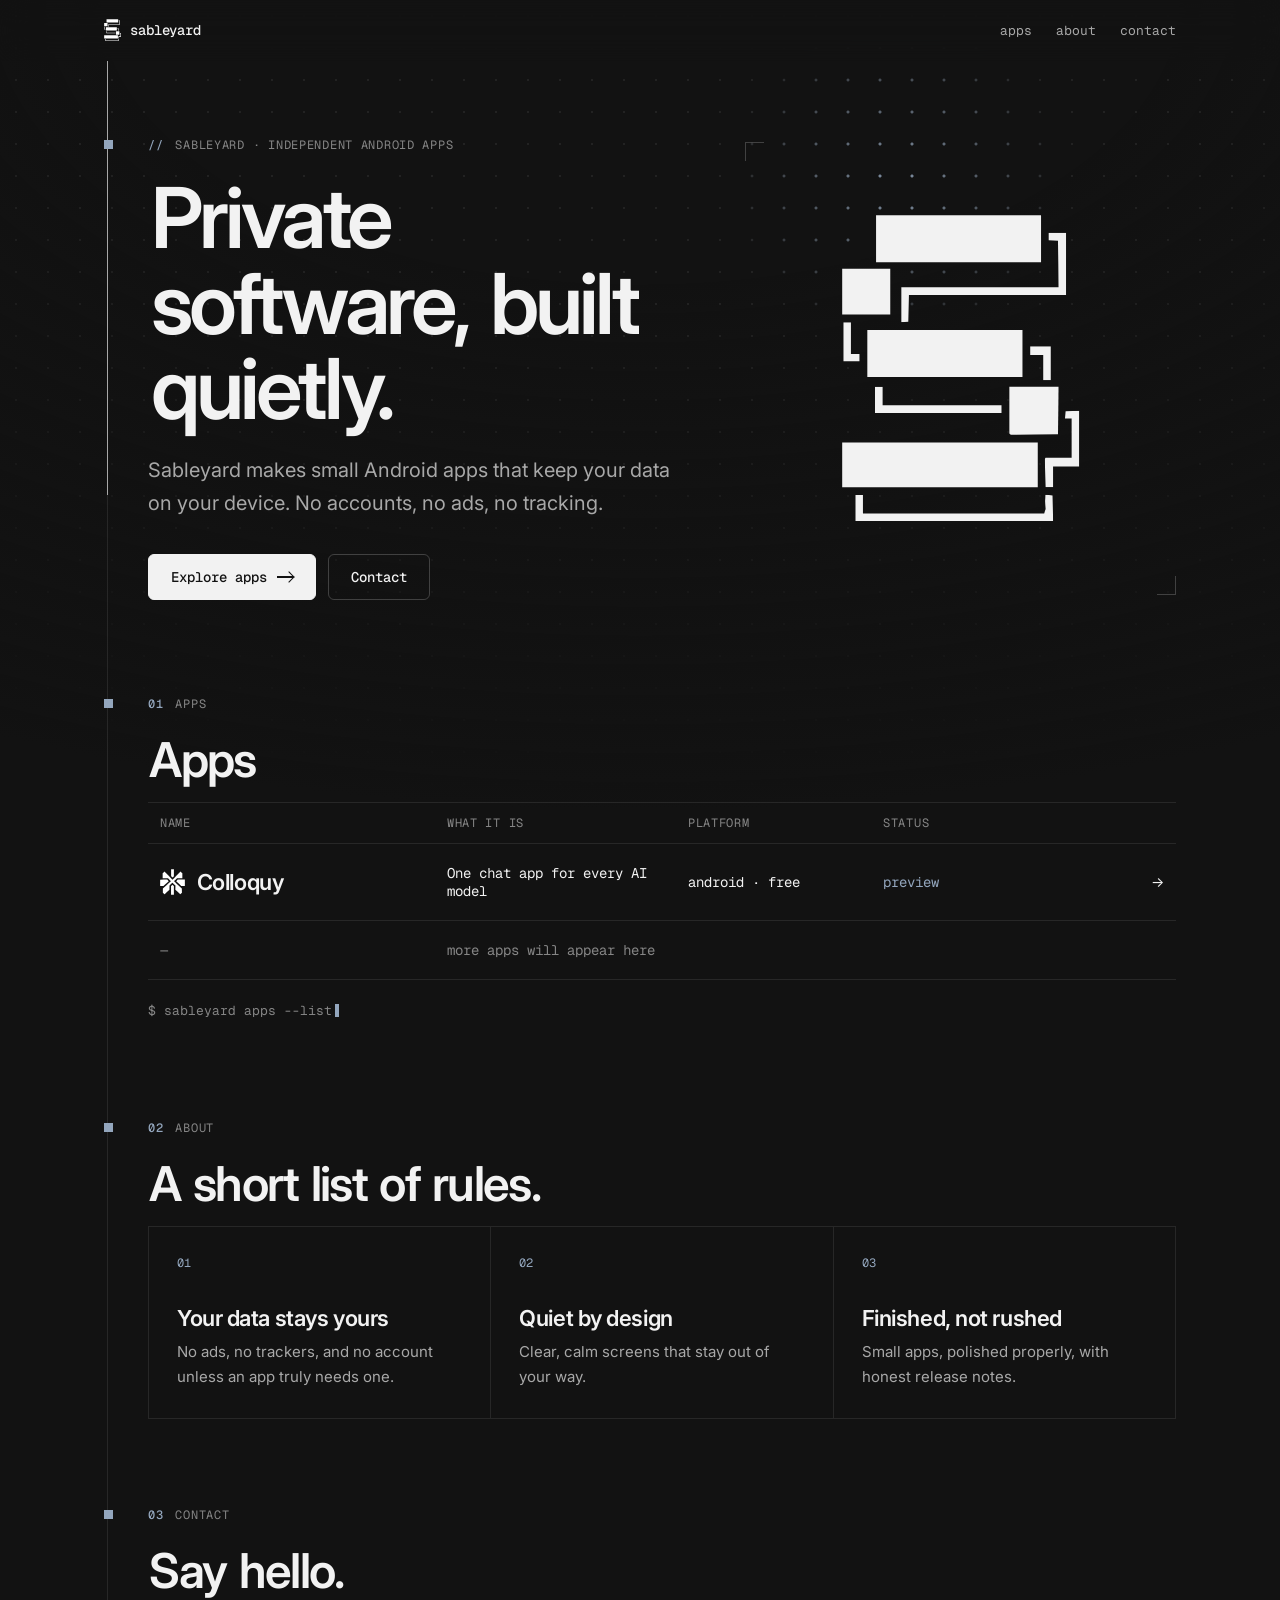
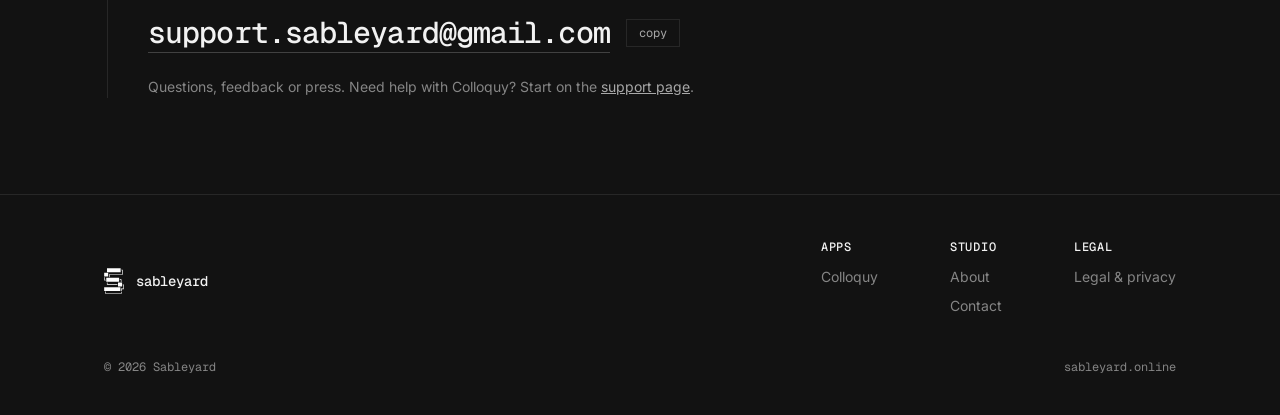
<file: index.html>
<!DOCTYPE html>
<html lang="en">
<head>
<meta charset="utf-8"><meta name="viewport" content="width=device-width, initial-scale=1"><meta name="color-scheme" content="dark"><meta name="theme-color" content="#121212"><script>document.documentElement.className="js"</script>
<title>Sableyard | Private software for Android</title>
<meta name="description" content="Sableyard makes small, private Android apps. First app: Colloquy, every AI model in one calm app.">
<link rel="canonical" href="https://sableyard.online/">
<meta property="og:type" content="website"><meta property="og:site_name" content="Sableyard"><meta property="og:title" content="Sableyard | Private software for Android"><meta property="og:description" content="Sableyard makes small, private Android apps. First app: Colloquy, every AI model in one calm app."><meta property="og:url" content="https://sableyard.online/"><meta property="og:image" content="https://sableyard.online/assets/og-home.png"><meta name="twitter:card" content="summary_large_image">
<link rel="icon" href="assets/favicon.svg" type="image/svg+xml"><link rel="icon" href="assets/favicon.ico" sizes="48x48"><link rel="apple-touch-icon" href="assets/apple-touch-icon.png"><link rel="manifest" href="assets/site.webmanifest">
<link rel="preload" href="assets/inter.woff2" as="font" type="font/woff2" crossorigin><link rel="preload" href="assets/geist-mono-400.woff2" as="font" type="font/woff2" crossorigin>
<link rel="stylesheet" href="assets/style.css">
<script type="application/ld+json">{"@context":"https://schema.org","@type":"Organization","name":"Sableyard","url":"https://sableyard.online/","email":"support.sableyard@gmail.com"}</script>
</head>
<body>
<a class="skip" href="#main">Skip to content</a>
<header class="site"><div class="wrap bar"><div class="path"><a href="./"><img src="assets/s-mark.svg" alt="" height="22"><span>sableyard</span></a></div><div class="end"><nav id="nav"><a href="#apps">apps</a><a href="#about">about</a><a href="#contact">contact</a></nav><button class="menu" type="button" aria-label="Menu" aria-expanded="false" aria-controls="nav"><i></i><i></i></button></div></div></header>
<div class="wrap">
<main id="main" class="rail">
<div class="hero">
  <div>
    <p class="mark reveal"><b>//</b> sableyard &middot; independent android apps</p>
    <h1 class="reveal">Private software, built quietly.</h1>
    <p class="lead reveal" style="--d:.1s">Sableyard makes small Android apps that keep your data on your device. No accounts, no ads, no tracking.</p>
    <div class="row reveal" style="--d:.16s"><a class="btn" href="#apps">Explore apps <span class="arw">&rarr;</span></a><a class="btn ghost" href="#contact">Contact</a></div>
  </div>
  <div class="hero-art"><svg class="smark" viewBox="151 112 221 284" fill="currentColor" fill-rule="evenodd" role="img" aria-label="Sableyard"><path class="b" style="--i:0" d="M259.5 157.0L184.0 157.0L184.0 135.5L184.0 114.0L259.5 114.0L335.0 114.0L335.0 135.5L335.0 157.0L259.5 157.0Z"/><path class="l" style="--i:1" d="M210.2 211.8L207.0 212.1L207.0 196.1L207.0 180.0L279.0 180.0L351.0 180.0L350.8 158.8L350.5 137.5L346.2 137.2L342.0 136.9L342.0 133.4L342.0 130.0L350.0 130.0L358.0 130.0L358.0 158.5L358.0 187.0L286.0 187.0L214.1 187.0L213.8 199.2L213.5 211.5L210.2 211.8Z"/><path class="q" style="--i:2" d="M175.0 205.0L153.0 205.0L153.0 184.0L153.0 163.0L175.0 163.0L197.0 163.0L197.0 184.0L197.0 205.0L175.0 205.0Z"/><path class="l" style="--i:3" d="M161.5 248.0L154.0 248.0L154.0 230.0L154.0 212.0L157.5 212.0L161.0 212.0L161.0 226.5L161.0 241.0L165.0 241.0L169.0 241.0L169.0 244.5L169.0 248.0L161.5 248.0Z"/><path class="b" style="--i:4" d="M247.0 262.0L176.0 262.0L176.0 240.5L176.0 219.0L247.0 219.0L318.0 219.0L318.0 240.5L318.0 262.0L247.0 262.0Z"/><path class="l" style="--i:5" d="M340.5 265.0L337.0 265.0L337.0 253.5L337.0 242.0L331.0 242.0L325.0 242.0L325.0 238.0L325.0 234.0L334.5 234.0L344.0 234.0L344.0 249.5L344.0 265.0L340.5 265.0Z"/><path class="l" style="--i:6" d="M241.0 295.0L183.0 295.0L183.0 283.0L183.0 271.0L186.5 271.0L190.0 271.0L190.0 279.5L190.0 288.0L244.5 288.0L299.0 288.0L299.0 291.5L299.0 295.0L241.0 295.0Z"/><path class="q" style="--i:7" d="M328.9 314.8L307.4 315.0L306.7 314.4L306.0 313.7L306.0 292.3L306.0 271.0L328.5 271.0L351.0 271.0L350.8 292.8L350.5 314.5L328.9 314.8Z"/><path class="l" style="--i:8" d="M342.6 363.0L339.2 363.0L338.8 350.2L338.4 337.5L338.7 336.8L339.1 336.0L351.1 336.0L363.0 336.0L363.0 318.0L363.0 300.0L359.9 300.0L356.9 300.0L357.2 296.8L357.5 293.5L363.8 293.2L370.0 292.9L370.0 318.5L370.0 344.0L358.0 344.0L346.0 344.0L346.0 353.5L346.0 363.0L342.6 363.0Z"/><path class="b" style="--i:9" d="M242.5 363.0L153.0 363.0L153.0 342.5L153.0 322.0L242.5 322.0L332.0 322.0L332.0 342.5L332.0 363.0L242.5 363.0Z"/><path class="l" style="--i:10" d="M255.5 394.0L165.0 394.0L165.0 382.0L165.0 370.0L168.5 370.0L172.0 370.0L172.0 378.5L172.0 387.0L254.9 387.0L337.9 387.0L338.5 385.0L339.2 382.9L338.9 379.2L338.7 375.5L338.9 372.7L339.0 369.9L342.2 370.2L345.5 370.5L345.8 382.2L346.1 394.0L255.5 394.0Z"/></svg></div>
</div>

<section id="apps">
  <p class="mark"><b>01</b> apps</p>
  <h2 class="reveal">Apps</h2>
  <div class="tbl reveal">
    <div class="h"><span>name</span><span>what it is</span><span class="pf">platform</span><span>status</span><span></span></div>
    <a href="colloquy/"><span class="nm"><img src="assets/c-mark.svg" alt="">Colloquy</span><span>One chat app for every AI model</span><span class="pf">android &middot; free</span><span class="st">preview</span><span class="ar">&rarr;</span></a>
    <div class="fut"><span>&mdash;</span><span>more apps will appear here</span><span class="pf"></span><span></span><span></span></div>
  </div>
  <p class="cm reveal">$ sableyard apps --list<span class="caret"></span></p>
</section>

<section id="about">
  <p class="mark"><b>02</b> about</p>
  <h2 class="reveal">A short list of rules.</h2>
  <div class="rules reveal">
    <div><span class="n">01</span><h3>Your data stays yours</h3><p>No ads, no trackers, and no account unless an app truly needs one.</p></div>
    <div><span class="n">02</span><h3>Quiet by design</h3><p>Clear, calm screens that stay out of your way.</p></div>
    <div><span class="n">03</span><h3>Finished, not rushed</h3><p>Small apps, polished properly, with honest release notes.</p></div>
  </div>
</section>

<section id="contact">
  <p class="mark"><b>03</b> contact</p>
  <h2 class="reveal">Say hello.</h2>
  <div class="mail reveal"><a href="mailto:support.sableyard@gmail.com">support.sableyard@gmail.com</a><button class="copy" type="button" data-copy="support.sableyard@gmail.com">copy</button></div>
  <p class="note reveal">Questions, feedback or press. Need help with Colloquy? Start on the <a href="colloquy/support/">support page</a>.</p>
</section>
</main>
</div>
<footer class="site"><div class="wrap"><div class="cols"><a class="brand" href="./"><img src="assets/s-mark.svg" alt="" height="26"><span>sableyard</span></a><div><h4>Apps</h4><a href="colloquy/">Colloquy</a></div><div><h4>Studio</h4><a href="#about">About</a><a href="#contact">Contact</a></div><div><h4>Legal</h4><a href="legal/">Legal &amp; privacy</a></div></div><div class="fine"><span>&copy; 2026 Sableyard</span><span>sableyard.online</span></div></div></footer>
<script src="assets/site.js" defer></script>
</body>
</html>
</file>
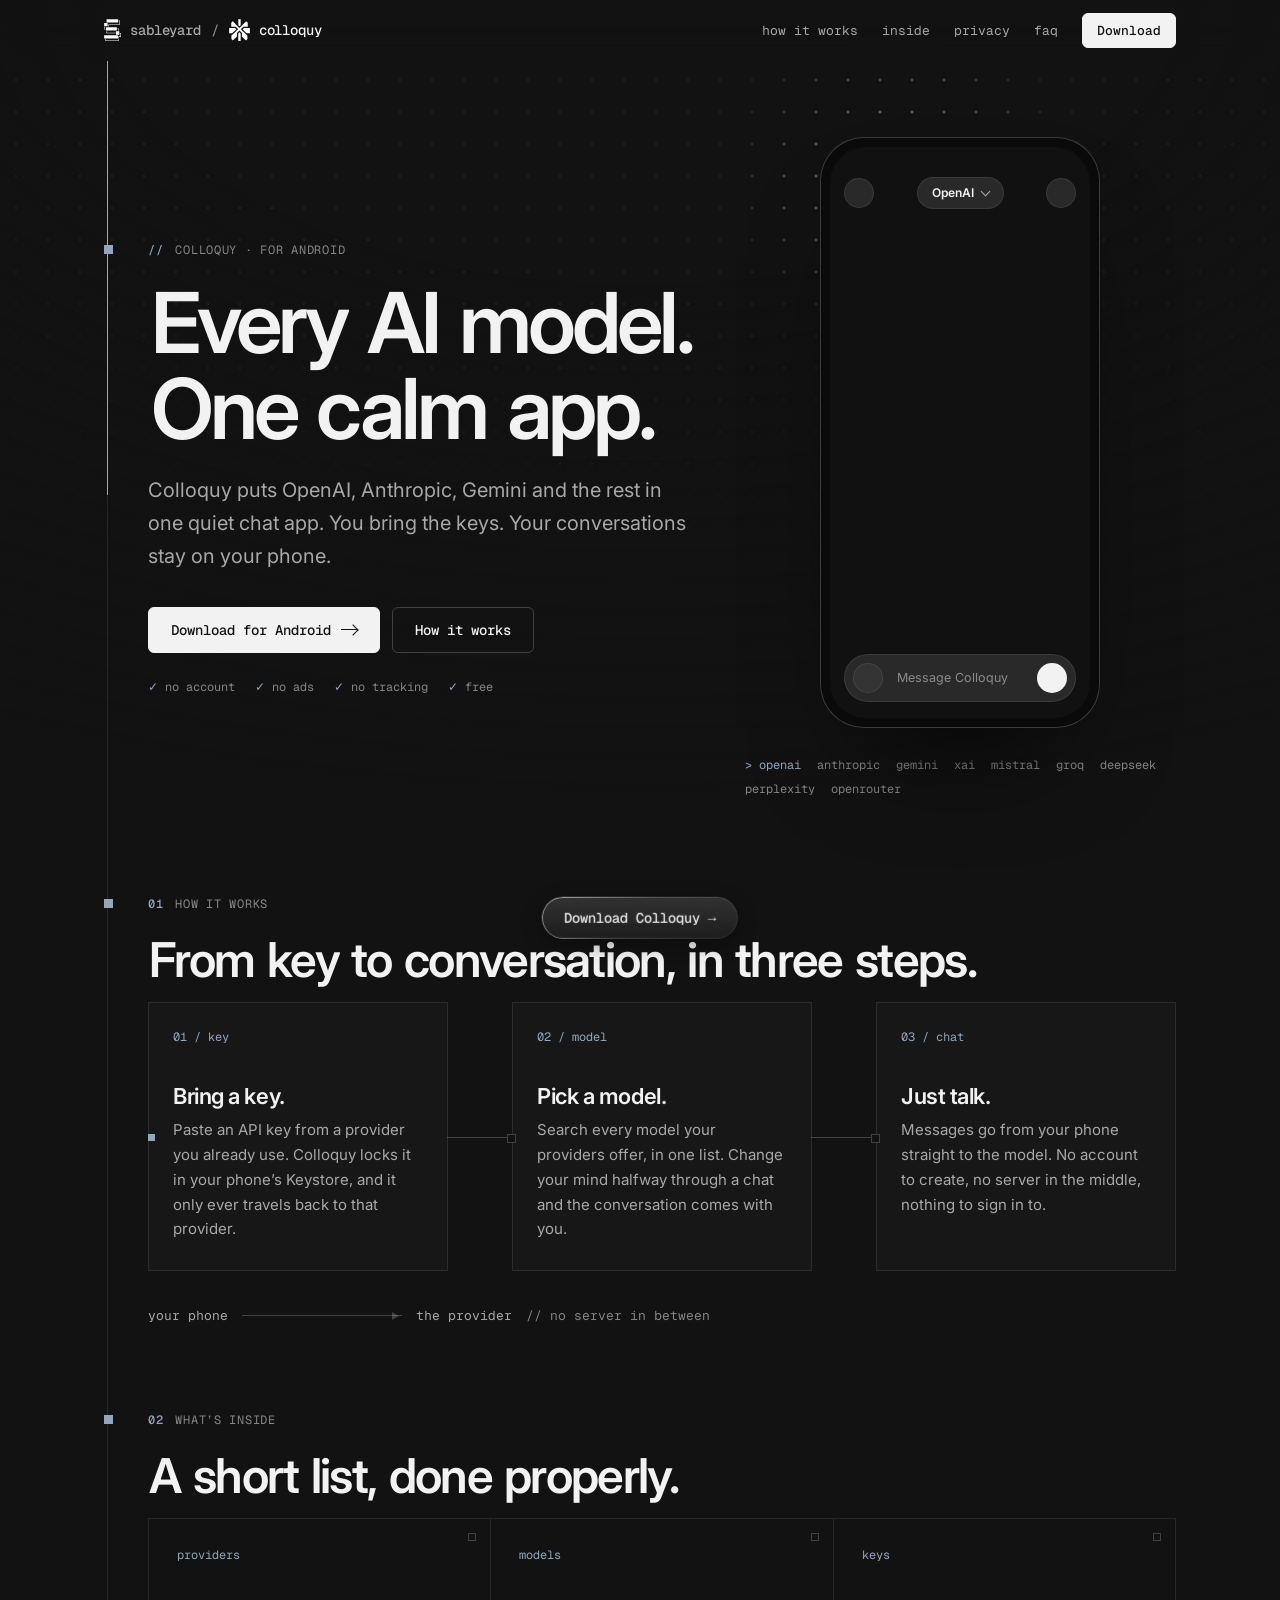
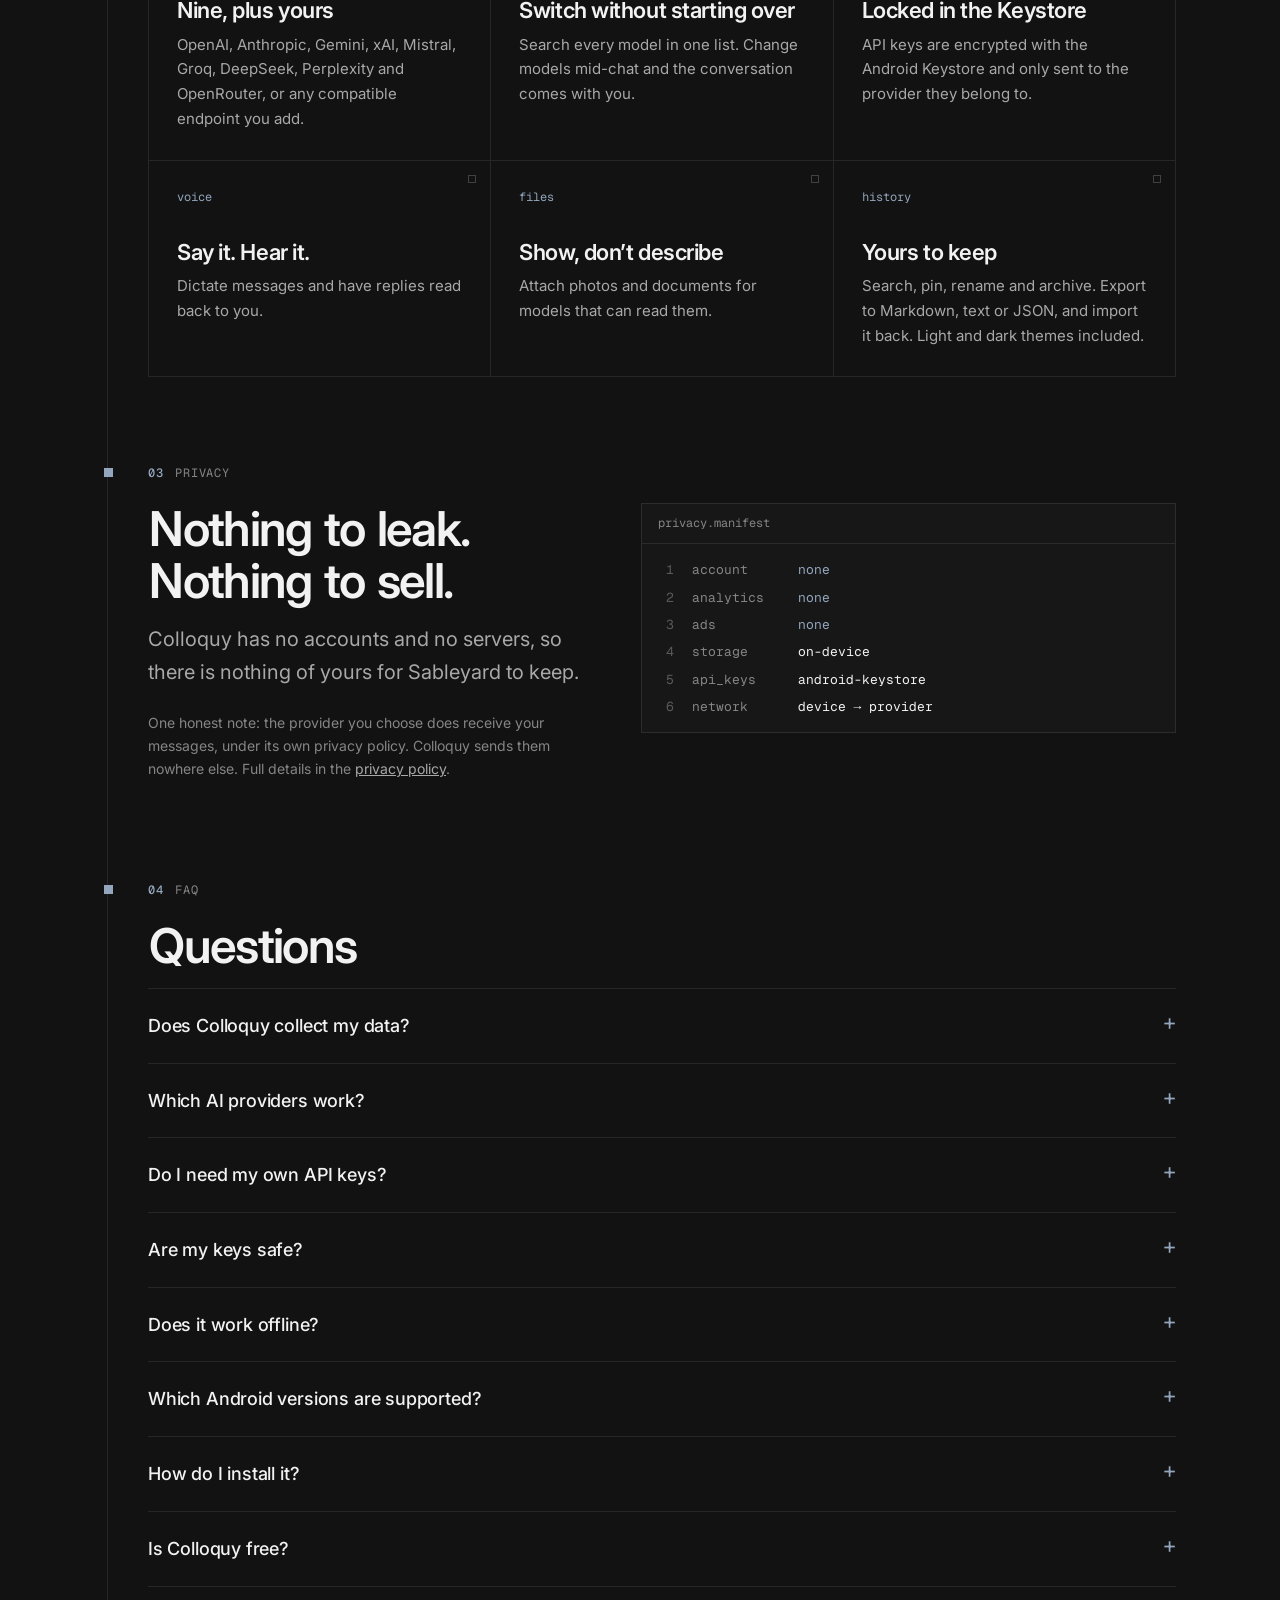
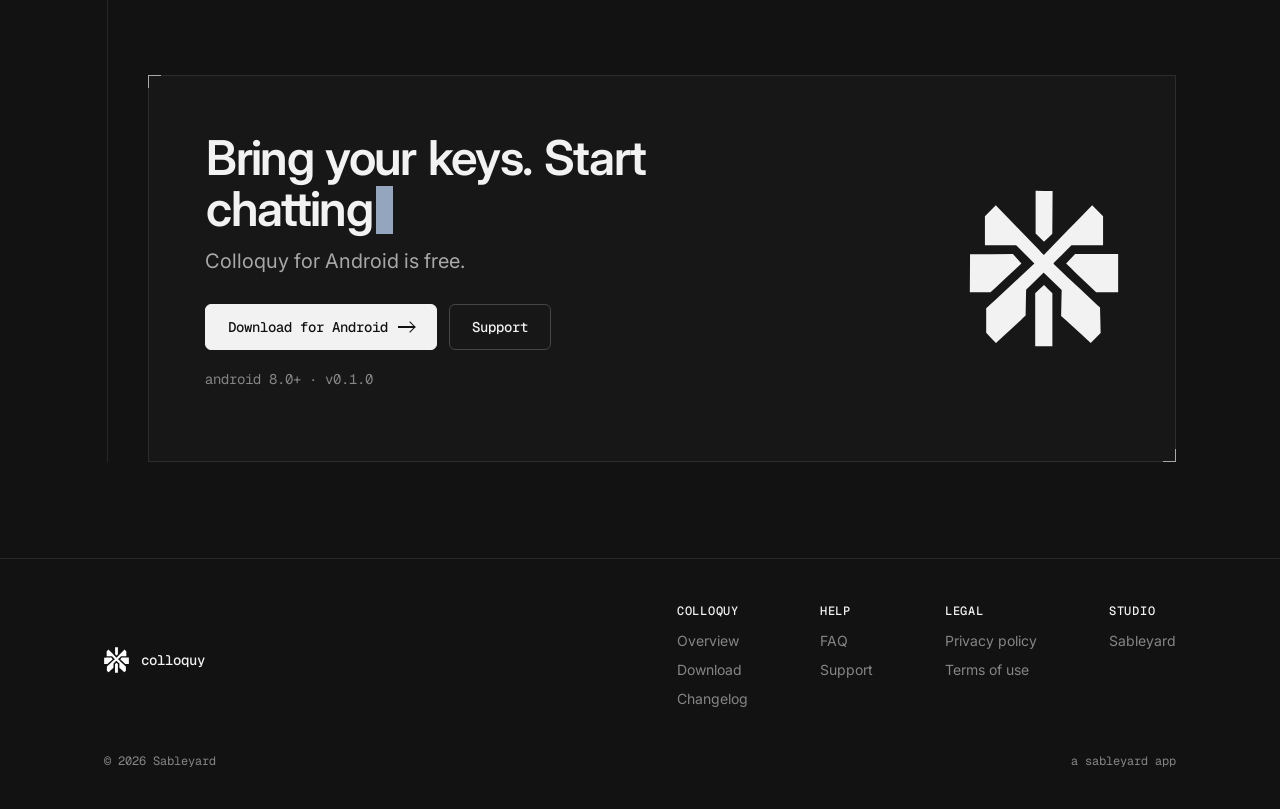
<file: colloquy/index.html>
<!DOCTYPE html>
<html lang="en">
<head>
<meta charset="utf-8"><meta name="viewport" content="width=device-width, initial-scale=1"><meta name="color-scheme" content="dark"><meta name="theme-color" content="#121212"><script>document.documentElement.className="js"</script>
<title>Colloquy | Every AI model. One calm app.</title>
<meta name="description" content="Colloquy is a private AI chat app for Android. Use OpenAI, Anthropic, Gemini and more with your own API keys. No account, no ads, no tracking.">
<link rel="canonical" href="https://sableyard.online/colloquy/">
<meta property="og:type" content="website"><meta property="og:site_name" content="Sableyard"><meta property="og:title" content="Colloquy | Every AI model. One calm app."><meta property="og:description" content="Colloquy is a private AI chat app for Android. Use OpenAI, Anthropic, Gemini and more with your own API keys. No account, no ads, no tracking."><meta property="og:url" content="https://sableyard.online/colloquy/"><meta property="og:image" content="https://sableyard.online/assets/og-colloquy.png"><meta name="twitter:card" content="summary_large_image">
<link rel="icon" href="../assets/c-favicon.svg" type="image/svg+xml"><link rel="icon" href="../assets/c-favicon.ico" sizes="48x48"><link rel="apple-touch-icon" href="../assets/c-apple-touch-icon.png"><link rel="manifest" href="../assets/site.webmanifest">
<link rel="preload" href="../assets/inter.woff2" as="font" type="font/woff2" crossorigin><link rel="preload" href="../assets/geist-mono-400.woff2" as="font" type="font/woff2" crossorigin>
<link rel="stylesheet" href="../assets/style.css">
<script type="application/ld+json">{"@context":"https://schema.org","@type":"SoftwareApplication","name":"Colloquy","applicationCategory":"CommunicationApplication","operatingSystem":"Android 8.0+","description":"A private AI chat app for Android that works with your own API keys.","offers":{"@type":"Offer","price":"0","priceCurrency":"USD"},"publisher":{"@type":"Organization","name":"Sableyard","url":"https://sableyard.online/"}}</script>
</head>
<body>
<a class="skip" href="#main">Skip to content</a>
<header class="site"><div class="wrap bar"><div class="path"><a href="../" aria-label="Sableyard"><img src="../assets/s-mark.svg" alt="" height="22"><span class="dim">sableyard</span></a><span class="sep">/</span><a href="./"><img src="../assets/c-mark.svg" alt="" height="22"><span>colloquy</span></a></div><div class="end"><nav id="nav"><a href="#how">how it works</a><a href="#inside">inside</a><a href="#privacy">privacy</a><a href="#faq">faq</a></nav><a class="btn sm" href="download/">Download</a><button class="menu" type="button" aria-label="Menu" aria-expanded="false" aria-controls="nav"><i></i><i></i></button></div></div></header>
<div class="wrap">
<main id="main" class="rail">
<div class="hero">
  <div>
    <p class="mark reveal"><b>//</b> colloquy &middot; for android</p>
    <h1 class="reveal">Every AI model. One calm app.</h1>
    <p class="lead reveal" style="--d:.1s">Colloquy puts OpenAI, Anthropic, Gemini and the rest in one quiet chat app. You bring the keys. Your conversations stay on your phone.</p>
    <div class="row reveal" style="--d:.16s"><a class="btn" href="download/">Download for Android <span class="arw">&rarr;</span></a><a class="btn ghost" href="#how">How it works</a></div>
    <ul class="facts reveal" style="--d:.2s"><li>no account</li><li>no ads</li><li>no tracking</li><li>free</li></ul>
  </div>
  <div class="hero-demo reveal" style="--d:.1s;display:flex;flex-direction:column;align-items:center">
    <!-- PLACEHOLDER: live HTML phone; replaceable by real screenshots -->
    <div class="phone" aria-hidden="true"><div class="screen">
      <div class="top"><span class="circ"></span><span class="pill" id="pill"><span id="model">Anthropic</span></span><span class="circ"></span></div>
      <div class="msgs" id="msgs"><p class="u">Explain compound interest in two sentences.</p><p class="a"><small>OpenAI</small><span>It is interest that earns interest: each period&rsquo;s earnings join the balance, so the next period earns on a bigger base. Over time that snowballs.</span></p><p class="u">Shorter.</p><p class="a"><small>Anthropic</small><span>Interest that earns interest.</span></p></div>
      <div class="comp"><span class="circ"></span><span>Message Colloquy</span><i class="circ send"></i></div>
      <div class="sheet-m" id="sheet"><b>Model</b><div data-r="OpenAI">OpenAI</div><div data-r="Anthropic">Anthropic</div><div data-r="Gemini">Gemini</div><div data-r="Groq">Groq</div></div>
    </div></div>
    <div class="toks" role="group" aria-label="Try a provider"><button class="tok" type="button" data-model="OpenAI" aria-pressed="false">openai</button><button class="tok" type="button" data-model="Anthropic" aria-pressed="true">anthropic</button><button class="tok" type="button" data-model="Gemini" aria-pressed="false">gemini</button><button class="tok" type="button" data-model="xAI" aria-pressed="false">xai</button><button class="tok" type="button" data-model="Mistral" aria-pressed="false">mistral</button><button class="tok" type="button" data-model="Groq" aria-pressed="false">groq</button><button class="tok" type="button" data-model="DeepSeek" aria-pressed="false">deepseek</button><button class="tok" type="button" data-model="Perplexity" aria-pressed="false">perplexity</button><button class="tok" type="button" data-model="OpenRouter" aria-pressed="false">openrouter</button></div>
  </div>
</div>

<section id="how">
  <p class="mark"><b>01</b> how it works</p>
  <h2 class="reveal">From key to conversation, in three steps.</h2>
  <div class="pipe reveal"><i class="flow"></i>
    <div class="pn" style="--k:0"><span class="n">01 / key</span><h3>Bring a key.</h3><p>Paste an API key from a provider you already use. Colloquy locks it in your phone&rsquo;s Keystore, and it only ever travels back to that provider.</p></div>
    <div class="pn" style="--k:1"><span class="n">02 / model</span><h3>Pick a model.</h3><p>Search every model your providers offer, in one list. Change your mind halfway through a chat and the conversation comes with you.</p></div>
    <div class="pn" style="--k:2"><span class="n">03 / chat</span><h3>Just talk.</h3><p>Messages go from your phone straight to the model. No account to create, no server in the middle, nothing to sign in to.</p></div>
  </div>
  <div class="route reveal"><span>your phone</span><i></i><span>the provider</span><em>// no server in between</em></div>
</section>

<section id="inside">
  <p class="mark"><b>02</b> what&rsquo;s inside</p>
  <h2 class="reveal">A short list, done properly.</h2>
  <div class="sheet reveal">
    <div><span class="n">providers</span><h3>Nine, plus yours</h3><p>OpenAI, Anthropic, Gemini, xAI, Mistral, Groq, DeepSeek, Perplexity and OpenRouter, or any compatible endpoint you add.</p></div>
    <div><span class="n">models</span><h3>Switch without starting over</h3><p>Search every model in one list. Change models mid-chat and the conversation comes with you.</p></div>
    <div><span class="n">keys</span><h3>Locked in the Keystore</h3><p>API keys are encrypted with the Android Keystore and only sent to the provider they belong to.</p></div>
    <div><span class="n">voice</span><h3>Say it. Hear it.</h3><p>Dictate messages and have replies read back to you.</p></div>
    <div><span class="n">files</span><h3>Show, don&rsquo;t describe</h3><p>Attach photos and documents for models that can read them.</p></div>
    <div><span class="n">history</span><h3>Yours to keep</h3><p>Search, pin, rename and archive. Export to Markdown, text or JSON, and import it back. Light and dark themes included.</p></div>
  </div>
</section>

<section id="privacy">
  <p class="mark"><b>03</b> privacy</p>
  <div class="two">
    <div>
      <h2 class="reveal">Nothing to leak. Nothing to sell.</h2>
      <p class="lead reveal" style="--d:.06s">Colloquy has no accounts and no servers, so there is nothing of yours for Sableyard to keep.</p>
      <p class="note reveal">One honest note: the provider you choose does receive your messages, under its own privacy policy. Colloquy sends them nowhere else. Full details in the <a href="privacy/">privacy policy</a>.</p>
    </div>
    <div class="code reveal" style="--d:.1s"><div class="ct">privacy.manifest</div>
      <div class="ln"><span class="k">account</span><span class="v z">none</span></div>
      <div class="ln"><span class="k">analytics</span><span class="v z">none</span></div>
      <div class="ln"><span class="k">ads</span><span class="v z">none</span></div>
      <div class="ln"><span class="k">storage</span><span class="v">on-device</span></div>
      <div class="ln"><span class="k">api_keys</span><span class="v">android-keystore</span></div>
      <div class="ln"><span class="k">network</span><span class="v">device &rarr; provider</span></div>
    </div>
  </div>
</section>

<section id="faq">
  <p class="mark"><b>04</b> faq</p>
  <h2 class="reveal">Questions</h2>
  
    
    <details class="reveal"><summary>Does Colloquy collect my data?</summary><p>No. There is no account, no analytics and no ads. Your conversations stay on your phone.</p></details>
    <details class="reveal"><summary>Which AI providers work?</summary><p>OpenAI, Anthropic, Google Gemini, xAI, Mistral, Groq, DeepSeek, Perplexity and OpenRouter, plus custom compatible endpoints.</p></details>
    <details class="reveal"><summary>Do I need my own API keys?</summary><p>Yes. You add a key from each provider you want to use and pay that provider directly for what you use. Some providers offer free tiers; check theirs.</p></details>
    <details class="reveal"><summary>Are my keys safe?</summary><p>Keys are encrypted with the Android Keystore and are only sent to the provider they belong to.</p></details>
    <details class="reveal"><summary>Does it work offline?</summary><p>You can read saved chats offline. Sending a message needs an internet connection.</p></details>
    <details class="reveal"><summary>Which Android versions are supported?</summary><p>Android 8.0 or newer.</p></details>
    <details class="reveal"><summary>How do I install it?</summary><p>Download the APK, allow installs from your browser when Android asks, and open the file. Android may show a warning because Colloquy is a new app outside the Play Store.</p></details>
    <details class="reveal"><summary>Is Colloquy free?</summary><p>Yes, Colloquy is free to use today. You only pay your AI providers for what you use. If that ever changes, it will be announced here.</p></details>
  
</section>

<section id="download">
  <div class="band reveal">
    <div>
      <h2>Bring your keys. Start chatting<span class="caret"></span></h2>
      <p class="lead">Colloquy for Android is free.</p>
      <div class="row"><a class="btn" href="download/">Download for Android <span class="arw">&rarr;</span></a><a class="btn ghost" href="support/">Support</a></div>
      <p class="meta m" style="margin-top:18px">android 8.0+ &middot; v0.1.0</p>
    </div>
    <svg class="cmark" viewBox="77 65 358 375" fill="currentColor" fill-rule="evenodd" role="img" aria-label="Colloquy"><path d="M255.5 438.0L235.0 438.0L235.0 374.7L235.0 311.3L245.6 301.5L256.2 291.7L266.1 301.6L276.0 311.5L276.0 374.7L276.0 438.0L255.5 438.0ZM142.9 428.8L141.3 430.0L129.6 418.0L118.0 406.0L118.0 376.7L118.0 347.3L142.2 324.9L166.5 302.5L199.8 271.6L233.1 240.7L212.3 219.6L191.5 198.5L190.5 197.8L189.5 197.0L152.2 197.0L115.0 197.0L115.0 162.2L115.0 127.5L128.0 114.5L141.0 101.5L144.3 105.0L147.7 108.5L194.6 156.9L241.5 205.3L248.5 212.7L255.5 220.2L281.5 193.3L307.4 166.5L339.2 134.0L371.0 101.6L384.0 114.5L397.0 127.5L397.0 162.2L397.0 197.0L359.2 197.0L321.5 197.0L300.2 218.3L279.0 239.5L279.1 240.5L279.2 241.5L295.4 256.9L311.5 272.4L342.5 301.5L373.5 330.6L381.6 338.1L389.7 345.5L390.5 375.9L391.2 406.3L379.3 418.2L367.4 430.1L344.5 408.9L321.5 387.7L309.2 376.6L296.9 365.5L297.5 334.7L298.2 303.9L277.2 283.4L256.1 262.9L255.5 262.8L254.8 262.8L234.1 282.8L213.3 302.8L212.7 333.8L212.1 364.8L206.3 370.2L200.5 375.7L172.5 401.6L144.5 427.5L142.9 428.8ZM103.6 309.0L79.0 309.0L79.2 263.8L79.5 218.5L130.6 218.2L181.8 218.0L191.9 229.2L202.1 240.5L198.3 243.9L194.5 247.4L166.1 273.9L137.6 300.5L132.9 304.8L128.2 309.0L103.6 309.0ZM406.8 309.0L380.5 309.0L356.5 286.3L332.5 263.6L320.7 252.0L308.8 240.4L319.5 229.2L330.2 218.0L381.6 218.0L433.0 218.0L433.0 263.5L433.0 309.0L406.8 309.0ZM256.0 187.9L255.5 187.9L245.8 178.4L236.0 168.9L236.0 117.9L236.0 67.0L256.2 67.2L276.5 67.5L276.2 118.5L275.8 169.5L266.2 178.7L256.5 187.9L256.0 187.9Z"/></svg>
  </div>
</section>
</main>
</div>
<footer class="site"><div class="wrap"><div class="cols"><a class="brand" href="./"><img src="../assets/c-mark.svg" alt="" height="26"><span>colloquy</span></a><div><h4>Colloquy</h4><a href="./">Overview</a><a href="download/">Download</a><a href="changelog/">Changelog</a></div><div><h4>Help</h4><a href="#faq">FAQ</a><a href="support/">Support</a></div><div><h4>Legal</h4><a href="privacy/">Privacy policy</a><a href="terms/">Terms of use</a></div><div><h4>Studio</h4><a href="../">Sableyard</a></div></div><div class="fine"><span>&copy; 2026 Sableyard</span><span>a sableyard app</span></div></div></footer>
<a class="float glass" href="download/">Download Colloquy &rarr;</a>
<script src="../assets/site.js" defer></script>
</body>
</html>
</file>
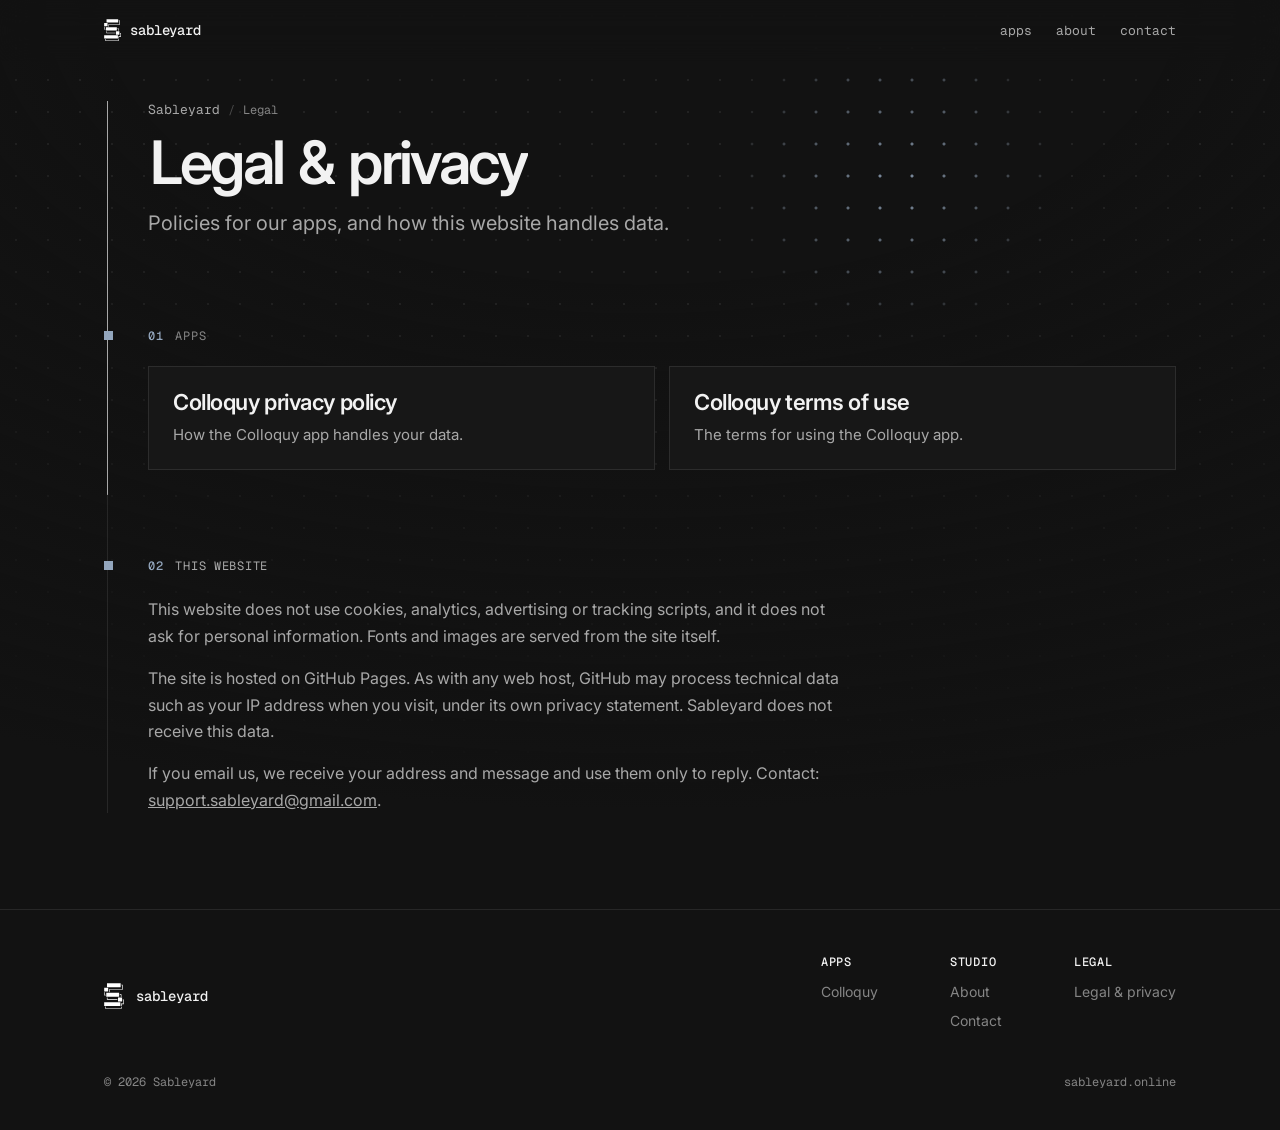
<file: legal/index.html>
<!DOCTYPE html>
<html lang="en">
<head>
<meta charset="utf-8"><meta name="viewport" content="width=device-width, initial-scale=1"><meta name="color-scheme" content="dark"><meta name="theme-color" content="#121212"><script>document.documentElement.className="js"</script>
<title>Legal & privacy | Sableyard</title>
<meta name="description" content="Privacy policies and terms for Sableyard apps, and how this website handles data.">
<link rel="canonical" href="https://sableyard.online/legal/">
<meta property="og:type" content="website"><meta property="og:site_name" content="Sableyard"><meta property="og:title" content="Legal & privacy | Sableyard"><meta property="og:description" content="Privacy policies and terms for Sableyard apps, and how this website handles data."><meta property="og:url" content="https://sableyard.online/legal/"><meta property="og:image" content="https://sableyard.online/assets/og-home.png"><meta name="twitter:card" content="summary_large_image">
<link rel="icon" href="../assets/favicon.svg" type="image/svg+xml"><link rel="icon" href="../assets/favicon.ico" sizes="48x48"><link rel="apple-touch-icon" href="../assets/apple-touch-icon.png"><link rel="manifest" href="../assets/site.webmanifest">
<link rel="preload" href="../assets/inter.woff2" as="font" type="font/woff2" crossorigin><link rel="preload" href="../assets/geist-mono-400.woff2" as="font" type="font/woff2" crossorigin>
<link rel="stylesheet" href="../assets/style.css">

</head>
<body>
<a class="skip" href="#main">Skip to content</a>
<header class="site"><div class="wrap bar"><div class="path"><a href="../"><img src="../assets/s-mark.svg" alt="" height="22"><span>sableyard</span></a></div><div class="end"><nav id="nav"><a href="../#apps">apps</a><a href="../#about">about</a><a href="../#contact">contact</a></nav><button class="menu" type="button" aria-label="Menu" aria-expanded="false" aria-controls="nav"><i></i><i></i></button></div></div></header>
<div class="wrap">
<main id="main" class="rail">
<nav class="crumbs" aria-label="Breadcrumb"><a href="../">Sableyard</a><span>Legal</span></nav><div class="page"><h1 class="reveal">Legal &amp; privacy</h1>
<p class="lead reveal">Policies for our apps, and how this website handles data.</p>
<section><p class="mark"><b>01</b> apps</p>
<div class="apps"><a class="card reveal" href="../colloquy/privacy/"><h3>Colloquy privacy policy</h3><p>How the Colloquy app handles your data.</p></a><a class="card reveal" style="--d:.06s" href="../colloquy/terms/"><h3>Colloquy terms of use</h3><p>The terms for using the Colloquy app.</p></a></div></section>
<section class="policy"><p class="mark"><b>02</b> this website</p>
<p>This website does not use cookies, analytics, advertising or tracking scripts, and it does not ask for personal information. Fonts and images are served from the site itself.</p>
<p>The site is hosted on GitHub Pages. As with any web host, GitHub may process technical data such as your IP address when you visit, under its own privacy statement. Sableyard does not receive this data.</p>
<p>If you email us, we receive your address and message and use them only to reply. Contact: <a href="mailto:support.sableyard@gmail.com">support.sableyard@gmail.com</a>.</p></section></div>
</main>
</div>
<footer class="site"><div class="wrap"><div class="cols"><a class="brand" href="../"><img src="../assets/s-mark.svg" alt="" height="26"><span>sableyard</span></a><div><h4>Apps</h4><a href="../colloquy/">Colloquy</a></div><div><h4>Studio</h4><a href="../#about">About</a><a href="../#contact">Contact</a></div><div><h4>Legal</h4><a href="../legal/">Legal &amp; privacy</a></div></div><div class="fine"><span>&copy; 2026 Sableyard</span><span>sableyard.online</span></div></div></footer>
<script src="../assets/site.js" defer></script>
</body>
</html>
</file>
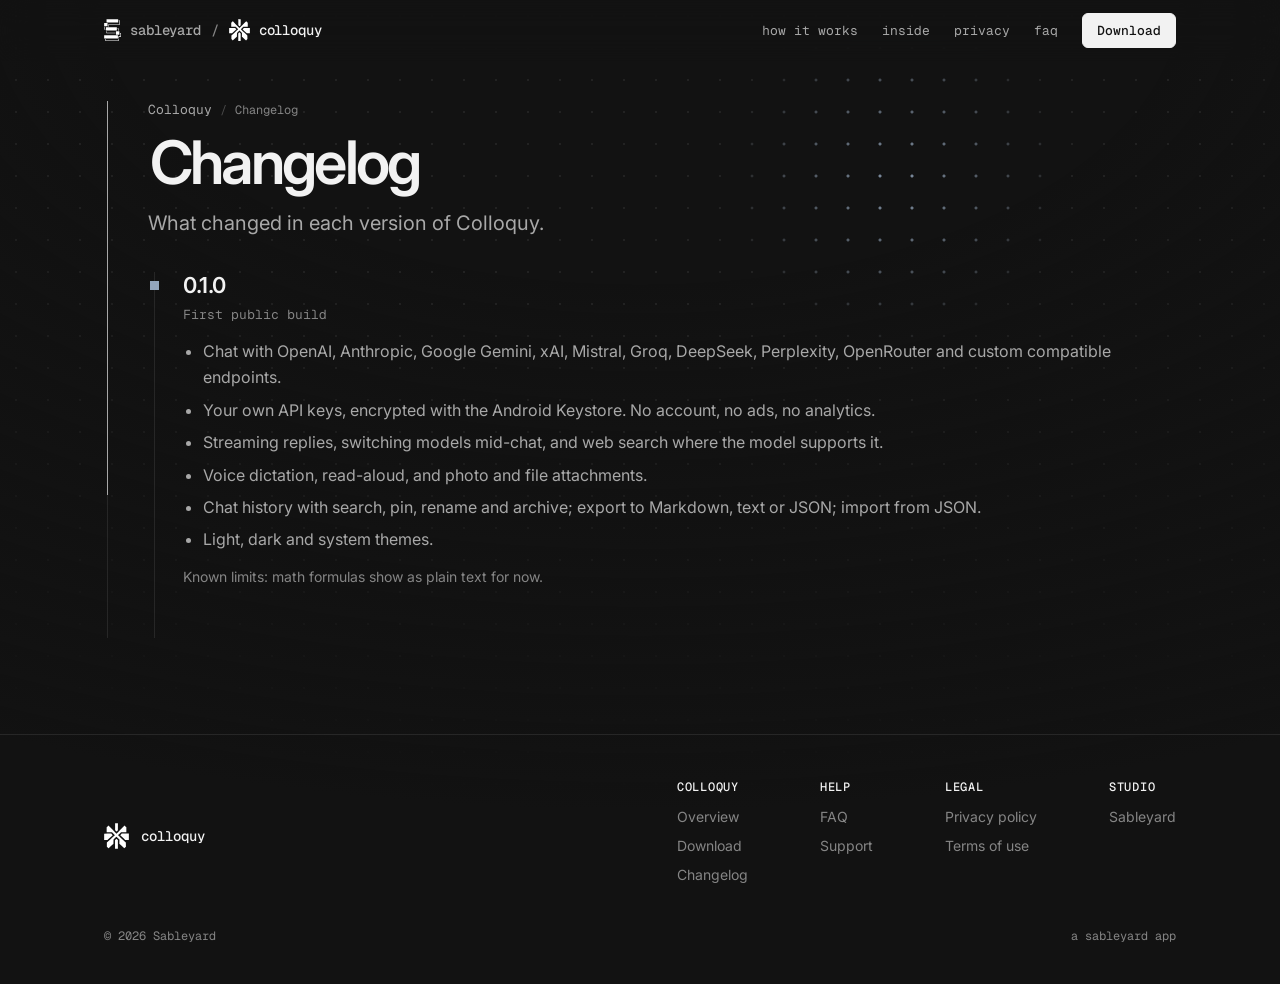
<file: colloquy/changelog/index.html>
<!DOCTYPE html>
<html lang="en">
<head>
<meta charset="utf-8"><meta name="viewport" content="width=device-width, initial-scale=1"><meta name="color-scheme" content="dark"><meta name="theme-color" content="#121212"><script>document.documentElement.className="js"</script>
<title>Changelog | Colloquy</title>
<meta name="description" content="Release notes for Colloquy, the free AI chat app for Android.">
<link rel="canonical" href="https://sableyard.online/colloquy/changelog/">
<meta property="og:type" content="website"><meta property="og:site_name" content="Sableyard"><meta property="og:title" content="Changelog | Colloquy"><meta property="og:description" content="Release notes for Colloquy, the free AI chat app for Android."><meta property="og:url" content="https://sableyard.online/colloquy/changelog/"><meta property="og:image" content="https://sableyard.online/assets/og-colloquy.png"><meta name="twitter:card" content="summary_large_image">
<link rel="icon" href="../../assets/c-favicon.svg" type="image/svg+xml"><link rel="icon" href="../../assets/c-favicon.ico" sizes="48x48"><link rel="apple-touch-icon" href="../../assets/c-apple-touch-icon.png"><link rel="manifest" href="../../assets/site.webmanifest">
<link rel="preload" href="../../assets/inter.woff2" as="font" type="font/woff2" crossorigin><link rel="preload" href="../../assets/geist-mono-400.woff2" as="font" type="font/woff2" crossorigin>
<link rel="stylesheet" href="../../assets/style.css">

</head>
<body>
<a class="skip" href="#main">Skip to content</a>
<header class="site"><div class="wrap bar"><div class="path"><a href="../../" aria-label="Sableyard"><img src="../../assets/s-mark.svg" alt="" height="22"><span class="dim">sableyard</span></a><span class="sep">/</span><a href="../"><img src="../../assets/c-mark.svg" alt="" height="22"><span>colloquy</span></a></div><div class="end"><nav id="nav"><a href="../#how">how it works</a><a href="../#inside">inside</a><a href="../#privacy">privacy</a><a href="../#faq">faq</a></nav><a class="btn sm" href="../download/">Download</a><button class="menu" type="button" aria-label="Menu" aria-expanded="false" aria-controls="nav"><i></i><i></i></button></div></div></header>
<div class="wrap">
<main id="main" class="rail">
<div class="page"><nav class="crumbs" aria-label="Breadcrumb"><a href="../">Colloquy</a><span>Changelog</span></nav>

<h1 class="reveal">Changelog</h1>
<p class="lead reveal" style="margin:0;max-width:60ch">What changed in each version of Colloquy.</p>
<div class="tl">
<article class="reveal"><h3>0.1.0 </h3><time>First public build </time>
<ul><li>Chat with OpenAI, Anthropic, Google Gemini, xAI, Mistral, Groq, DeepSeek, Perplexity, OpenRouter and custom compatible endpoints.</li>
<li>Your own API keys, encrypted with the Android Keystore. No account, no ads, no analytics.</li>
<li>Streaming replies, switching models mid-chat, and web search where the model supports it.</li>
<li>Voice dictation, read-aloud, and photo and file attachments.</li>
<li>Chat history with search, pin, rename and archive; export to Markdown, text or JSON; import from JSON.</li>
<li>Light, dark and system themes.</li></ul>
<p class="meta" style="margin-top:12px">Known limits: math formulas show as plain text for now.</p></article>
</div>

</div>
</main>
</div>
<footer class="site"><div class="wrap"><div class="cols"><a class="brand" href="../"><img src="../../assets/c-mark.svg" alt="" height="26"><span>colloquy</span></a><div><h4>Colloquy</h4><a href="../">Overview</a><a href="../download/">Download</a><a href="../changelog/">Changelog</a></div><div><h4>Help</h4><a href="../#faq">FAQ</a><a href="../support/">Support</a></div><div><h4>Legal</h4><a href="../privacy/">Privacy policy</a><a href="../terms/">Terms of use</a></div><div><h4>Studio</h4><a href="../../">Sableyard</a></div></div><div class="fine"><span>&copy; 2026 Sableyard</span><span>a sableyard app</span></div></div></footer>
<script src="../../assets/site.js" defer></script>
</body>
</html>
</file>
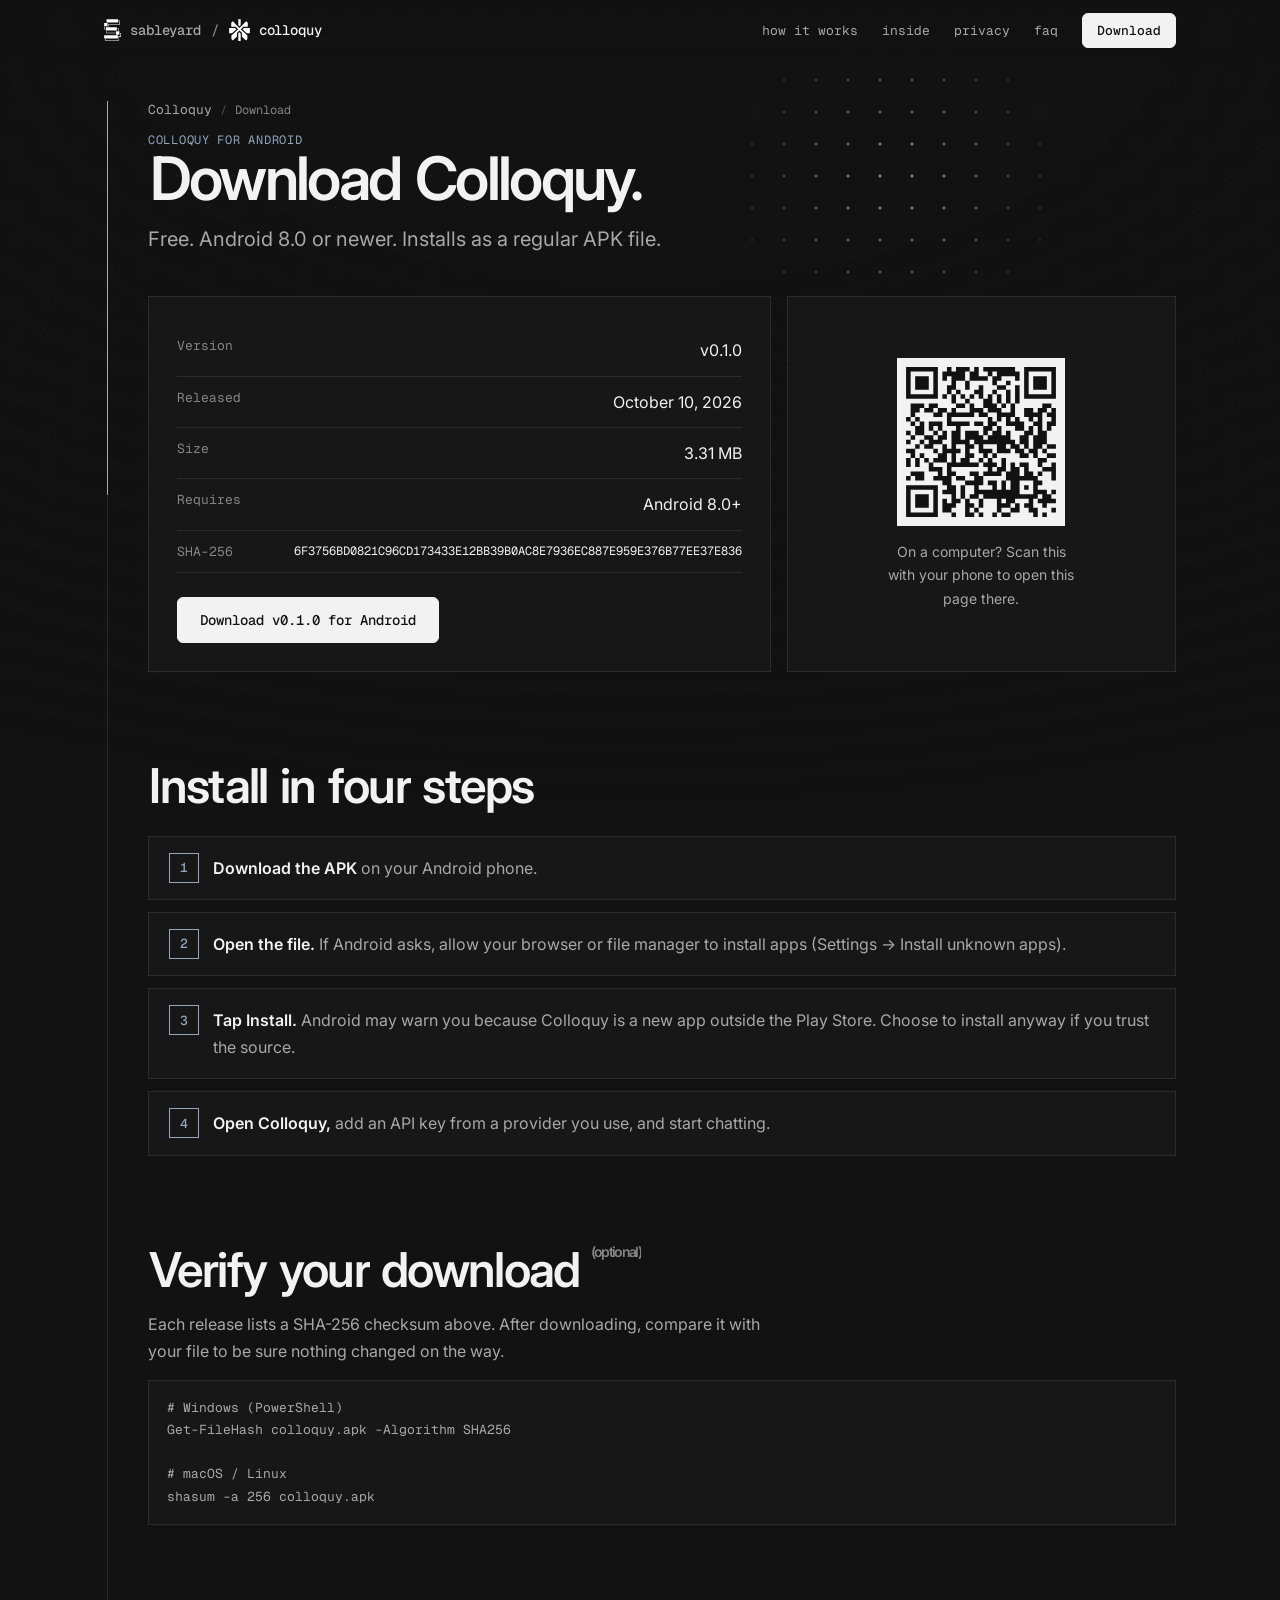
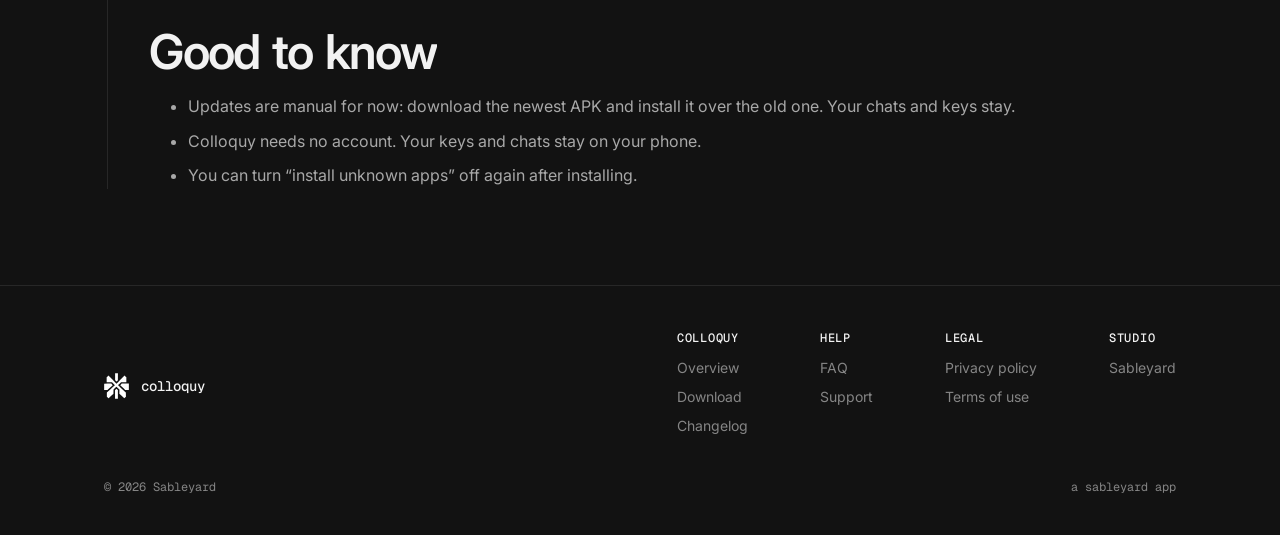
<file: colloquy/download/index.html>
<!DOCTYPE html>
<html lang="en">
<head>
<meta charset="utf-8"><meta name="viewport" content="width=device-width, initial-scale=1"><meta name="color-scheme" content="dark"><meta name="theme-color" content="#121212"><script>document.documentElement.className="js"</script>
<title>Download Colloquy for Android | Colloquy</title>
<meta name="description" content="Download Colloquy, the free AI chat app for Android. Requires Android 8.0 or newer. Includes install steps and checksum verification.">
<link rel="canonical" href="https://sableyard.online/colloquy/download/">
<meta property="og:type" content="website"><meta property="og:site_name" content="Sableyard"><meta property="og:title" content="Download Colloquy for Android | Colloquy"><meta property="og:description" content="Download Colloquy, the free AI chat app for Android. Requires Android 8.0 or newer. Includes install steps and checksum verification."><meta property="og:url" content="https://sableyard.online/colloquy/download/"><meta property="og:image" content="https://sableyard.online/assets/og-colloquy.png"><meta name="twitter:card" content="summary_large_image">
<link rel="icon" href="../../assets/c-favicon.svg" type="image/svg+xml"><link rel="icon" href="../../assets/c-favicon.ico" sizes="48x48"><link rel="apple-touch-icon" href="../../assets/c-apple-touch-icon.png"><link rel="manifest" href="../../assets/site.webmanifest">
<link rel="preload" href="../../assets/inter.woff2" as="font" type="font/woff2" crossorigin><link rel="preload" href="../../assets/geist-mono-400.woff2" as="font" type="font/woff2" crossorigin>
<link rel="stylesheet" href="../../assets/style.css">

</head>
<body>
<a class="skip" href="#main">Skip to content</a>
<header class="site"><div class="wrap bar"><div class="path"><a href="../../" aria-label="Sableyard"><img src="../../assets/s-mark.svg" alt="" height="22"><span class="dim">sableyard</span></a><span class="sep">/</span><a href="../"><img src="../../assets/c-mark.svg" alt="" height="22"><span>colloquy</span></a></div><div class="end"><nav id="nav"><a href="../#how">how it works</a><a href="../#inside">inside</a><a href="../#privacy">privacy</a><a href="../#faq">faq</a></nav><a class="btn sm" href="../download/">Download</a><button class="menu" type="button" aria-label="Menu" aria-expanded="false" aria-controls="nav"><i></i><i></i></button></div></div></header>
<div class="wrap">
<main id="main" class="rail">
<div class="page"><nav class="crumbs" aria-label="Breadcrumb"><a href="../">Colloquy</a><span>Download</span></nav>

<p class="eyebrow reveal" >Colloquy for Android</p>
<h1 class="reveal" style="--d:.05s;margin-top:0">Download Colloquy.</h1>
<p class="lead reveal" style="--d:.1s;margin:0">Free. Android 8.0 or newer. Installs as a regular APK file.</p>
<div class="dl">
  <div class="card panel reveal">
    <dl class="kv">
      <div><dt>Version</dt><dd data-version>Coming soon</dd></div>
      <div><dt>Released</dt><dd data-date>&mdash;</dd></div>
      <div><dt>Size</dt><dd data-size>&mdash;</dd></div>
      <div><dt>Requires</dt><dd>Android 8.0+</dd></div>
      <div><dt>SHA-256</dt><dd class="mono" data-sha>Published with each release</dd></div>
    </dl>
    <a class="btn" data-download aria-disabled="true" href="#">Download &middot; coming soon</a>
  </div>
  <div class="card qr reveal" style="--d:.08s"><img src="../../assets/qr-download.svg" alt="QR code that opens this page on your phone" width="168" height="168"><p>On a computer? Scan this with your phone to open this page there.</p></div>
</div>
<section><h2 class="reveal">Install in four steps</h2>
<ol class="steps">
<li class="reveal"><b>Download the APK</b> on your Android phone.</li>
<li class="reveal" style="--d:.05s"><b>Open the file.</b> If Android asks, allow your browser or file manager to install apps (Settings &rarr; Install unknown apps).</li>
<li class="reveal" style="--d:.1s"><b>Tap Install.</b> Android may warn you because Colloquy is a new app outside the Play Store. Choose to install anyway if you trust the source.</li>
<li class="reveal" style="--d:.15s"><b>Open Colloquy,</b> add an API key from a provider you use, and start chatting.</li>
</ol></section>
<section><h2 class="reveal">Verify your download <span class="meta">(optional)</span></h2>
<p class="reveal" style="color:var(--text2);max-width:62ch">Each release lists a SHA-256 checksum above. After downloading, compare it with your file to be sure nothing changed on the way.</p>
<pre class="reveal"># Windows (PowerShell)
Get-FileHash colloquy.apk -Algorithm SHA256

# macOS / Linux
shasum -a 256 colloquy.apk</pre></section>
<section><h2 class="reveal">Good to know</h2>
<ul class="plain reveal"><li>Updates are manual for now: download the newest APK and install it over the old one. Your chats and keys stay.</li>
<li>Colloquy needs no account. Your keys and chats stay on your phone.</li>
<li>You can turn &ldquo;install unknown apps&rdquo; off again after installing.</li></ul></section>

</div>
</main>
</div>
<footer class="site"><div class="wrap"><div class="cols"><a class="brand" href="../"><img src="../../assets/c-mark.svg" alt="" height="26"><span>colloquy</span></a><div><h4>Colloquy</h4><a href="../">Overview</a><a href="../download/">Download</a><a href="../changelog/">Changelog</a></div><div><h4>Help</h4><a href="../#faq">FAQ</a><a href="../support/">Support</a></div><div><h4>Legal</h4><a href="../privacy/">Privacy policy</a><a href="../terms/">Terms of use</a></div><div><h4>Studio</h4><a href="../../">Sableyard</a></div></div><div class="fine"><span>&copy; 2026 Sableyard</span><span>a sableyard app</span></div></div></footer>
<script src="../../assets/release.js"></script>
<script src="../../assets/site.js" defer></script>
</body>
</html>
</file>
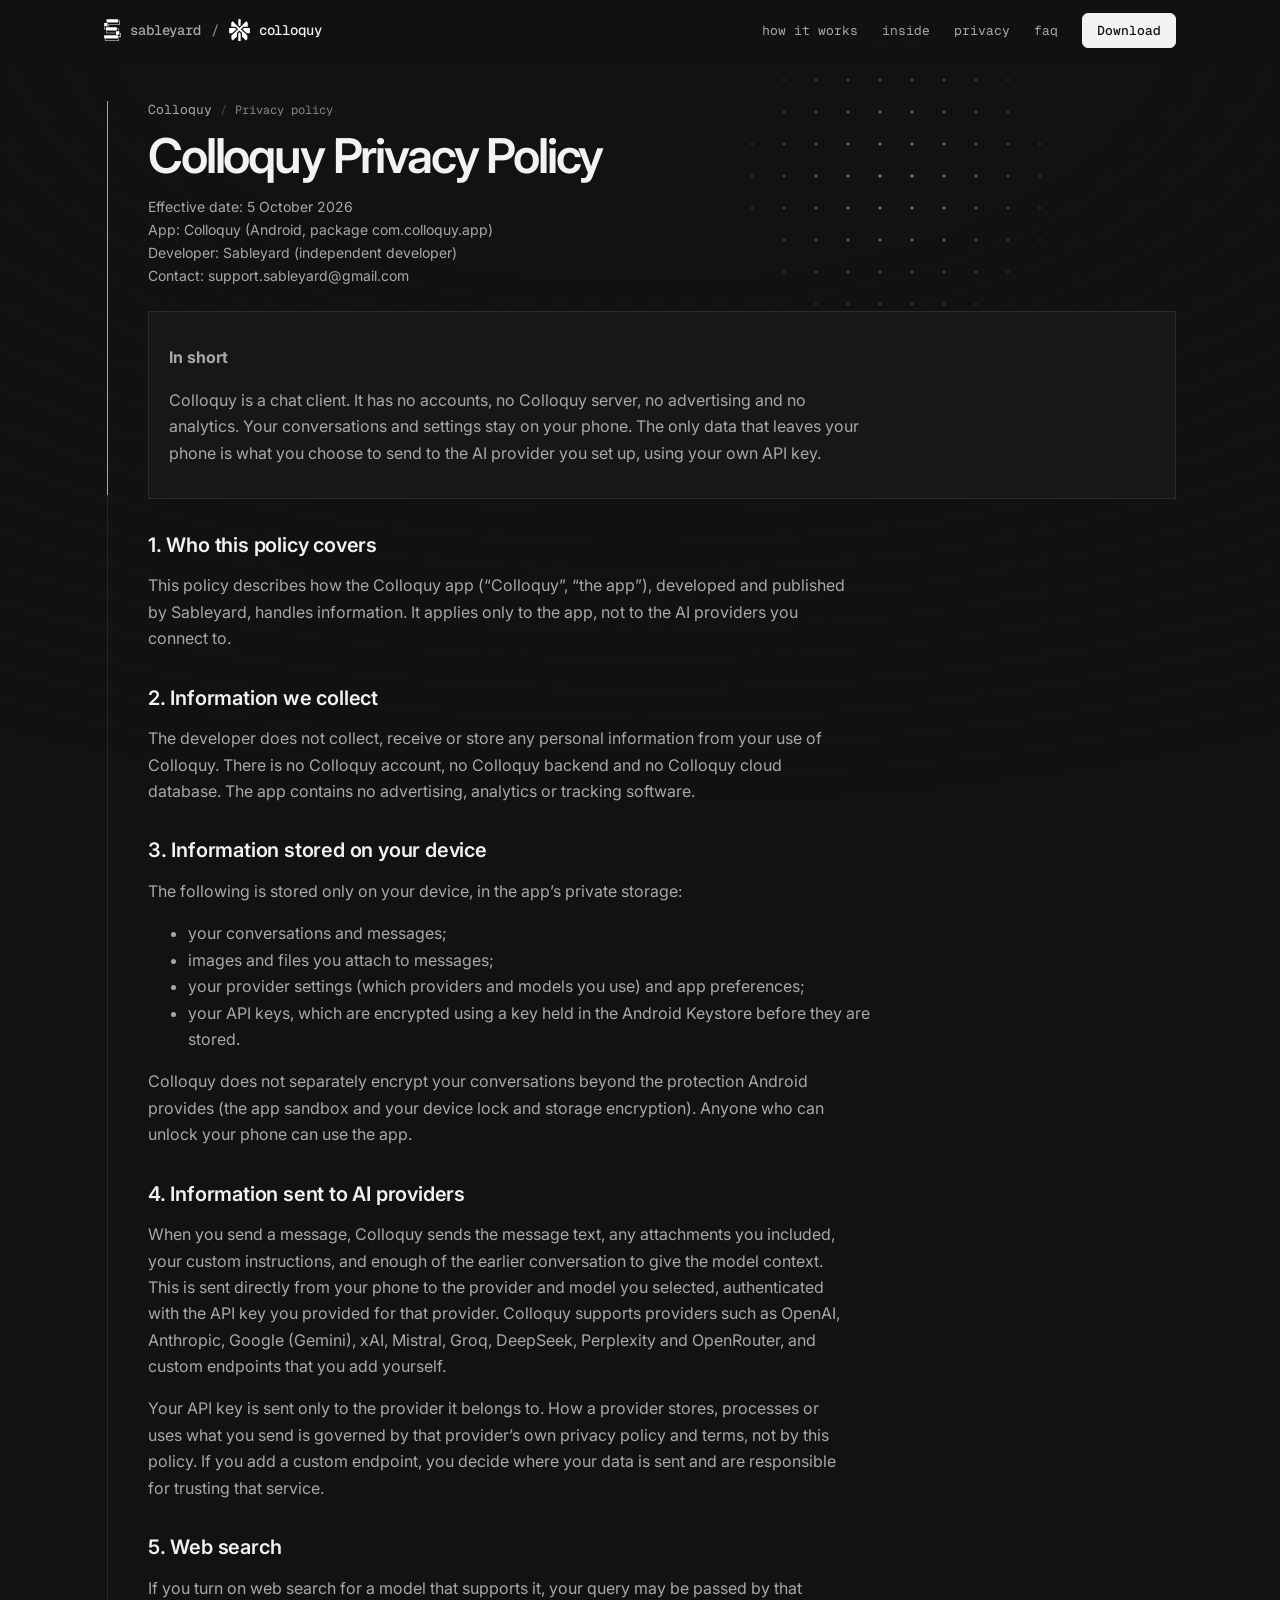
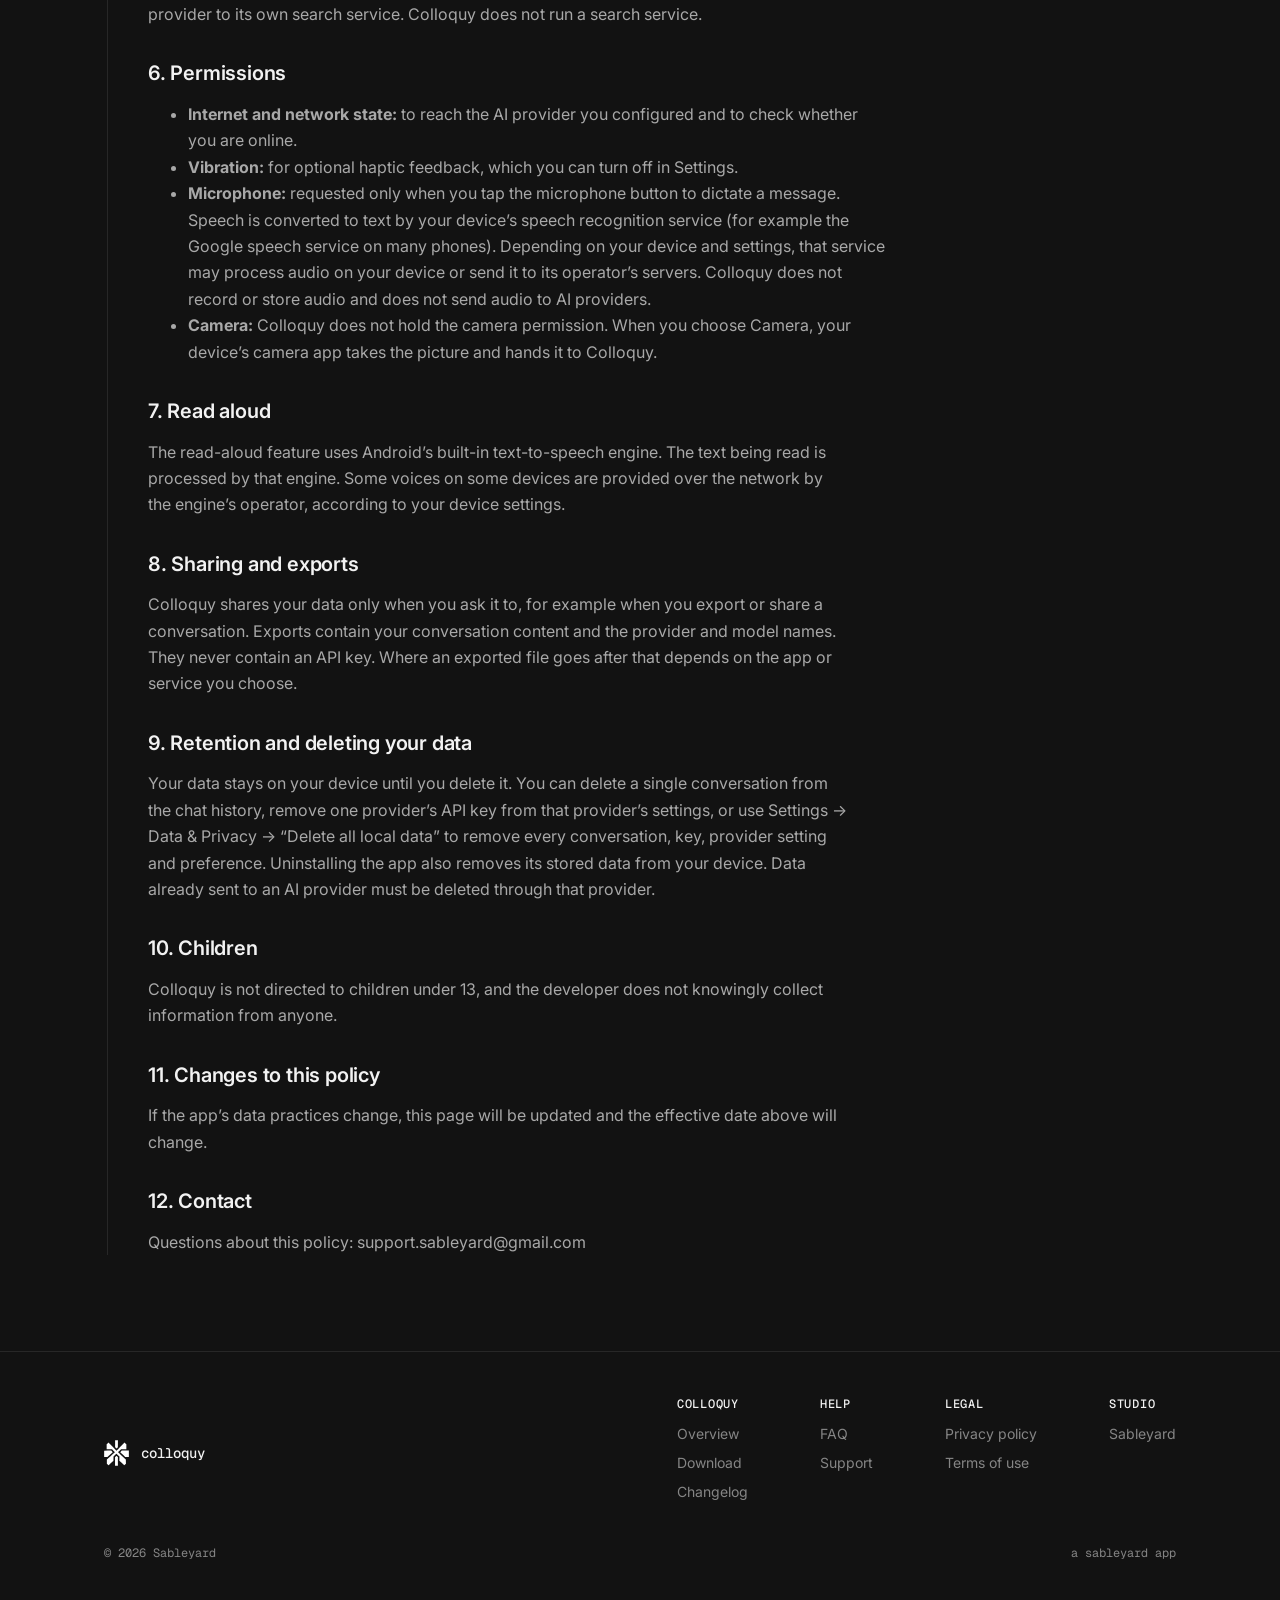
<file: colloquy/privacy/index.html>
<!DOCTYPE html>
<html lang="en">
<head>
<meta charset="utf-8"><meta name="viewport" content="width=device-width, initial-scale=1"><meta name="color-scheme" content="dark"><meta name="theme-color" content="#121212"><script>document.documentElement.className="js"</script>
<title>Colloquy Privacy Policy | Colloquy</title>
<meta name="description" content="How the Colloquy Android app handles your data. Short version: no accounts, no analytics, conversations stay on your phone.">
<link rel="canonical" href="https://sableyard.online/colloquy/privacy/">
<meta property="og:type" content="website"><meta property="og:site_name" content="Sableyard"><meta property="og:title" content="Colloquy Privacy Policy | Colloquy"><meta property="og:description" content="How the Colloquy Android app handles your data. Short version: no accounts, no analytics, conversations stay on your phone."><meta property="og:url" content="https://sableyard.online/colloquy/privacy/"><meta property="og:image" content="https://sableyard.online/assets/og-colloquy.png"><meta name="twitter:card" content="summary_large_image">
<link rel="icon" href="../../assets/c-favicon.svg" type="image/svg+xml"><link rel="icon" href="../../assets/c-favicon.ico" sizes="48x48"><link rel="apple-touch-icon" href="../../assets/c-apple-touch-icon.png"><link rel="manifest" href="../../assets/site.webmanifest">
<link rel="preload" href="../../assets/inter.woff2" as="font" type="font/woff2" crossorigin><link rel="preload" href="../../assets/geist-mono-400.woff2" as="font" type="font/woff2" crossorigin>
<link rel="stylesheet" href="../../assets/style.css">

</head>
<body>
<a class="skip" href="#main">Skip to content</a>
<header class="site"><div class="wrap bar"><div class="path"><a href="../../" aria-label="Sableyard"><img src="../../assets/s-mark.svg" alt="" height="22"><span class="dim">sableyard</span></a><span class="sep">/</span><a href="../"><img src="../../assets/c-mark.svg" alt="" height="22"><span>colloquy</span></a></div><div class="end"><nav id="nav"><a href="../#how">how it works</a><a href="../#inside">inside</a><a href="../#privacy">privacy</a><a href="../#faq">faq</a></nav><a class="btn sm" href="../download/">Download</a><button class="menu" type="button" aria-label="Menu" aria-expanded="false" aria-controls="nav"><i></i><i></i></button></div></div></header>
<div class="wrap">
<main id="main" class="rail">
<div class="page policy"><nav class="crumbs" aria-label="Breadcrumb"><a href="../">Colloquy</a><span>Privacy policy</span></nav>
    <h1>Colloquy Privacy Policy</h1>
    <p class="meta">Effective date: 5 October 2026<br>
    App: Colloquy (Android, package com.colloquy.app)<br>
    Developer: Sableyard (independent developer)<br>
    Contact: support.sableyard@gmail.com</p>

    <div class="summary">
      <p><strong>In short</strong></p>
      <p>Colloquy is a chat client. It has no accounts, no Colloquy server, no advertising and no analytics. Your conversations and settings stay on your phone. The only data that leaves your phone is what you choose to send to the AI provider you set up, using your own API key.</p>
    </div>

    <h2>1. Who this policy covers</h2>
    <p>This policy describes how the Colloquy app (&ldquo;Colloquy&rdquo;, &ldquo;the app&rdquo;), developed and published by Sableyard, handles information. It applies only to the app, not to the AI providers you connect to.</p>

    <h2>2. Information we collect</h2>
    <p>The developer does not collect, receive or store any personal information from your use of Colloquy. There is no Colloquy account, no Colloquy backend and no Colloquy cloud database. The app contains no advertising, analytics or tracking software.</p>

    <h2>3. Information stored on your device</h2>
    <p>The following is stored only on your device, in the app&rsquo;s private storage:</p>
    <ul>
      <li>your conversations and messages;</li>
      <li>images and files you attach to messages;</li>
      <li>your provider settings (which providers and models you use) and app preferences;</li>
      <li>your API keys, which are encrypted using a key held in the Android Keystore before they are stored.</li>
    </ul>
    <p>Colloquy does not separately encrypt your conversations beyond the protection Android provides (the app sandbox and your device lock and storage encryption). Anyone who can unlock your phone can use the app.</p>

    <h2>4. Information sent to AI providers</h2>
    <p>When you send a message, Colloquy sends the message text, any attachments you included, your custom instructions, and enough of the earlier conversation to give the model context. This is sent directly from your phone to the provider and model you selected, authenticated with the API key you provided for that provider. Colloquy supports providers such as OpenAI, Anthropic, Google (Gemini), xAI, Mistral, Groq, DeepSeek, Perplexity and OpenRouter, and custom endpoints that you add yourself.</p>
    <p>Your API key is sent only to the provider it belongs to. How a provider stores, processes or uses what you send is governed by that provider&rsquo;s own privacy policy and terms, not by this policy. If you add a custom endpoint, you decide where your data is sent and are responsible for trusting that service.</p>

    <h2>5. Web search</h2>
    <p>If you turn on web search for a model that supports it, your query may be passed by that provider to its own search service. Colloquy does not run a search service.</p>

    <h2>6. Permissions</h2>
    <ul>
      <li><strong>Internet and network state:</strong> to reach the AI provider you configured and to check whether you are online.</li>
      <li><strong>Vibration:</strong> for optional haptic feedback, which you can turn off in Settings.</li>
      <li><strong>Microphone:</strong> requested only when you tap the microphone button to dictate a message. Speech is converted to text by your device&rsquo;s speech recognition service (for example the Google speech service on many phones). Depending on your device and settings, that service may process audio on your device or send it to its operator&rsquo;s servers. Colloquy does not record or store audio and does not send audio to AI providers.</li>
      <li><strong>Camera:</strong> Colloquy does not hold the camera permission. When you choose Camera, your device&rsquo;s camera app takes the picture and hands it to Colloquy.</li>
    </ul>

    <h2>7. Read aloud</h2>
    <p>The read-aloud feature uses Android&rsquo;s built-in text-to-speech engine. The text being read is processed by that engine. Some voices on some devices are provided over the network by the engine&rsquo;s operator, according to your device settings.</p>

    <h2>8. Sharing and exports</h2>
    <p>Colloquy shares your data only when you ask it to, for example when you export or share a conversation. Exports contain your conversation content and the provider and model names. They never contain an API key. Where an exported file goes after that depends on the app or service you choose.</p>

    <h2>9. Retention and deleting your data</h2>
    <p>Your data stays on your device until you delete it. You can delete a single conversation from the chat history, remove one provider&rsquo;s API key from that provider&rsquo;s settings, or use Settings &rarr; Data &amp; Privacy &rarr; &ldquo;Delete all local data&rdquo; to remove every conversation, key, provider setting and preference. Uninstalling the app also removes its stored data from your device. Data already sent to an AI provider must be deleted through that provider.</p>

    <h2>10. Children</h2>
    <p>Colloquy is not directed to children under 13, and the developer does not knowingly collect information from anyone.</p>

    <h2>11. Changes to this policy</h2>
    <p>If the app&rsquo;s data practices change, this page will be updated and the effective date above will change.</p>

    <h2>12. Contact</h2>
    <p>Questions about this policy: support.sableyard@gmail.com</p>
  </div>
</main>
</div>
<footer class="site"><div class="wrap"><div class="cols"><a class="brand" href="../"><img src="../../assets/c-mark.svg" alt="" height="26"><span>colloquy</span></a><div><h4>Colloquy</h4><a href="../">Overview</a><a href="../download/">Download</a><a href="../changelog/">Changelog</a></div><div><h4>Help</h4><a href="../#faq">FAQ</a><a href="../support/">Support</a></div><div><h4>Legal</h4><a href="../privacy/">Privacy policy</a><a href="../terms/">Terms of use</a></div><div><h4>Studio</h4><a href="../../">Sableyard</a></div></div><div class="fine"><span>&copy; 2026 Sableyard</span><span>a sableyard app</span></div></div></footer>
<script src="../../assets/site.js" defer></script>
</body>
</html>
</file>
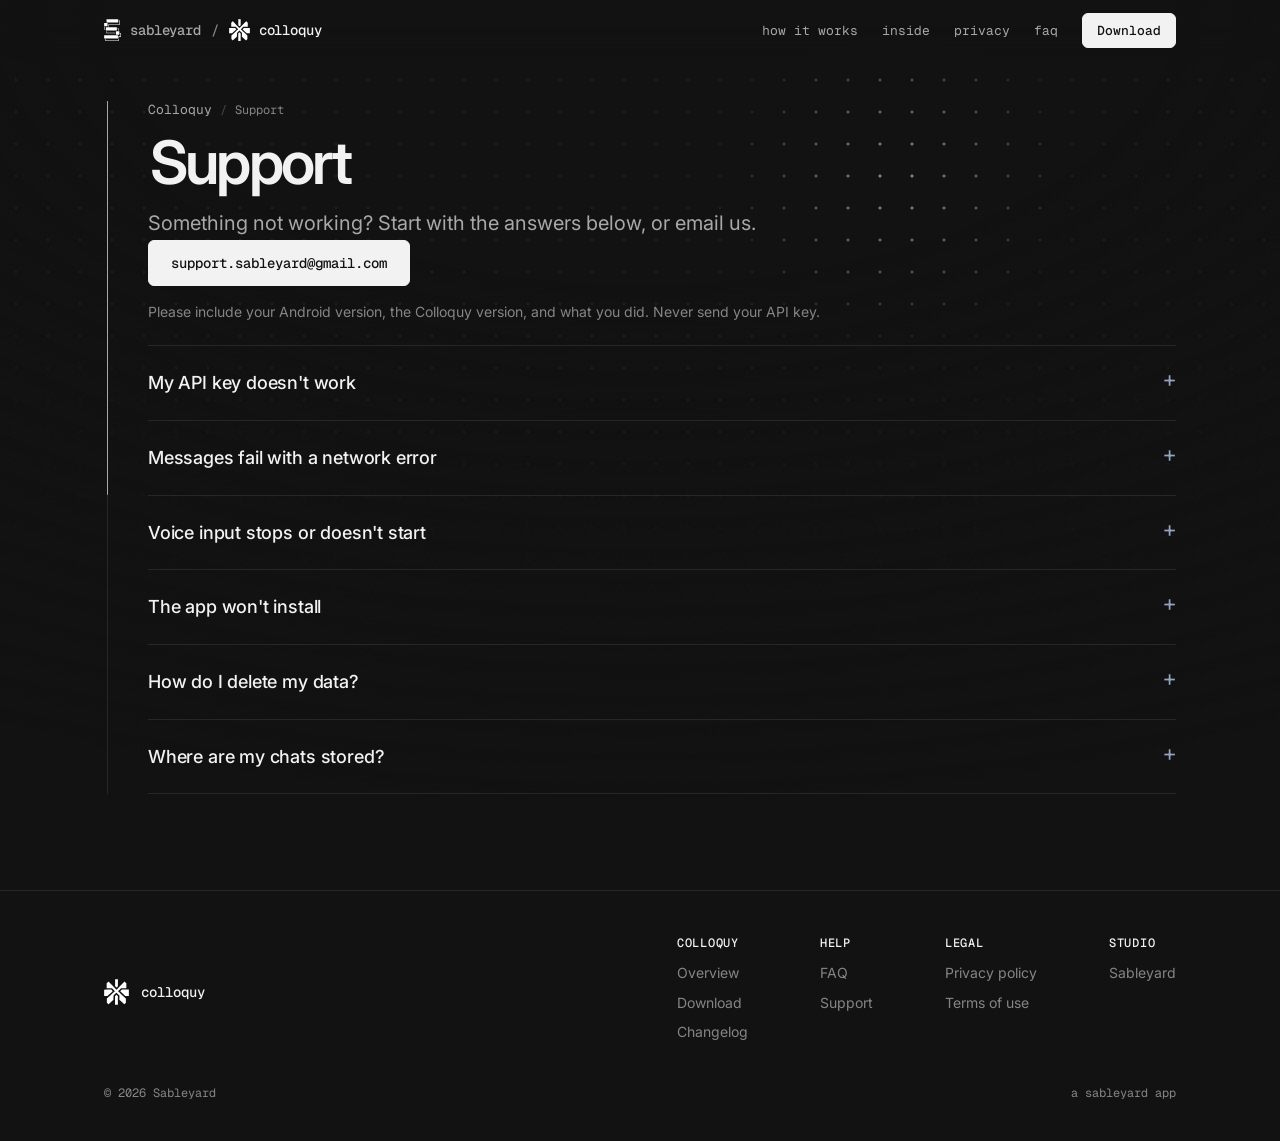
<file: colloquy/support/index.html>
<!DOCTYPE html>
<html lang="en">
<head>
<meta charset="utf-8"><meta name="viewport" content="width=device-width, initial-scale=1"><meta name="color-scheme" content="dark"><meta name="theme-color" content="#121212"><script>document.documentElement.className="js"</script>
<title>Support | Colloquy</title>
<meta name="description" content="Get help with Colloquy: common fixes for API keys, sending, voice input and installing.">
<link rel="canonical" href="https://sableyard.online/colloquy/support/">
<meta property="og:type" content="website"><meta property="og:site_name" content="Sableyard"><meta property="og:title" content="Support | Colloquy"><meta property="og:description" content="Get help with Colloquy: common fixes for API keys, sending, voice input and installing."><meta property="og:url" content="https://sableyard.online/colloquy/support/"><meta property="og:image" content="https://sableyard.online/assets/og-colloquy.png"><meta name="twitter:card" content="summary_large_image">
<link rel="icon" href="../../assets/c-favicon.svg" type="image/svg+xml"><link rel="icon" href="../../assets/c-favicon.ico" sizes="48x48"><link rel="apple-touch-icon" href="../../assets/c-apple-touch-icon.png"><link rel="manifest" href="../../assets/site.webmanifest">
<link rel="preload" href="../../assets/inter.woff2" as="font" type="font/woff2" crossorigin><link rel="preload" href="../../assets/geist-mono-400.woff2" as="font" type="font/woff2" crossorigin>
<link rel="stylesheet" href="../../assets/style.css">

</head>
<body>
<a class="skip" href="#main">Skip to content</a>
<header class="site"><div class="wrap bar"><div class="path"><a href="../../" aria-label="Sableyard"><img src="../../assets/s-mark.svg" alt="" height="22"><span class="dim">sableyard</span></a><span class="sep">/</span><a href="../"><img src="../../assets/c-mark.svg" alt="" height="22"><span>colloquy</span></a></div><div class="end"><nav id="nav"><a href="../#how">how it works</a><a href="../#inside">inside</a><a href="../#privacy">privacy</a><a href="../#faq">faq</a></nav><a class="btn sm" href="../download/">Download</a><button class="menu" type="button" aria-label="Menu" aria-expanded="false" aria-controls="nav"><i></i><i></i></button></div></div></header>
<div class="wrap">
<main id="main" class="rail">
<div class="page"><nav class="crumbs" aria-label="Breadcrumb"><a href="../">Colloquy</a><span>Support</span></nav>

<h1 class="reveal">Support</h1>
<p class="lead reveal" style="margin:0;max-width:60ch">Something not working? Start with the answers below, or email us.</p>
<div class="row reveal" style="justify-content:flex-start"><a class="btn" href="mailto:support.sableyard@gmail.com">support.sableyard@gmail.com</a></div>
<p class="meta reveal">Please include your Android version, the Colloquy version, and what you did. Never send your API key.</p>
<section style="padding-top:8px">
<details class="reveal"><summary>My API key doesn't work</summary><p>Check that the key belongs to the provider you selected, that it has no extra spaces, and that the account has credit or billing enabled where the provider requires it. In Settings &rarr; Providers, remove the key and add it again.</p></details>
<details class="reveal"><summary>Messages fail with a network error</summary><p>Check your internet connection and try another model. Provider outages, VPNs and firewalls can also block requests.</p></details>
<details class="reveal"><summary>Voice input stops or doesn't start</summary><p>Allow the microphone permission. Speech recognition is provided by your phone's speech service, so make sure it is installed and up to date.</p></details>
<details class="reveal"><summary>The app won't install</summary><p>Allow installs from your browser or file manager (Settings &rarr; Install unknown apps), make sure your phone runs Android 8.0 or newer, and check that you have free storage.</p></details>
<details class="reveal"><summary>How do I delete my data?</summary><p>Delete single chats from the chat list, or use Settings &rarr; Data &amp; Privacy &rarr; Delete all local data. Uninstalling the app also removes its data. Data already sent to an AI provider must be deleted through that provider.</p></details>
<details class="reveal"><summary>Where are my chats stored?</summary><p>Only on your phone, in the app's private storage.</p></details>
</section>

</div>
</main>
</div>
<footer class="site"><div class="wrap"><div class="cols"><a class="brand" href="../"><img src="../../assets/c-mark.svg" alt="" height="26"><span>colloquy</span></a><div><h4>Colloquy</h4><a href="../">Overview</a><a href="../download/">Download</a><a href="../changelog/">Changelog</a></div><div><h4>Help</h4><a href="../#faq">FAQ</a><a href="../support/">Support</a></div><div><h4>Legal</h4><a href="../privacy/">Privacy policy</a><a href="../terms/">Terms of use</a></div><div><h4>Studio</h4><a href="../../">Sableyard</a></div></div><div class="fine"><span>&copy; 2026 Sableyard</span><span>a sableyard app</span></div></div></footer>
<script src="../../assets/site.js" defer></script>
</body>
</html>
</file>
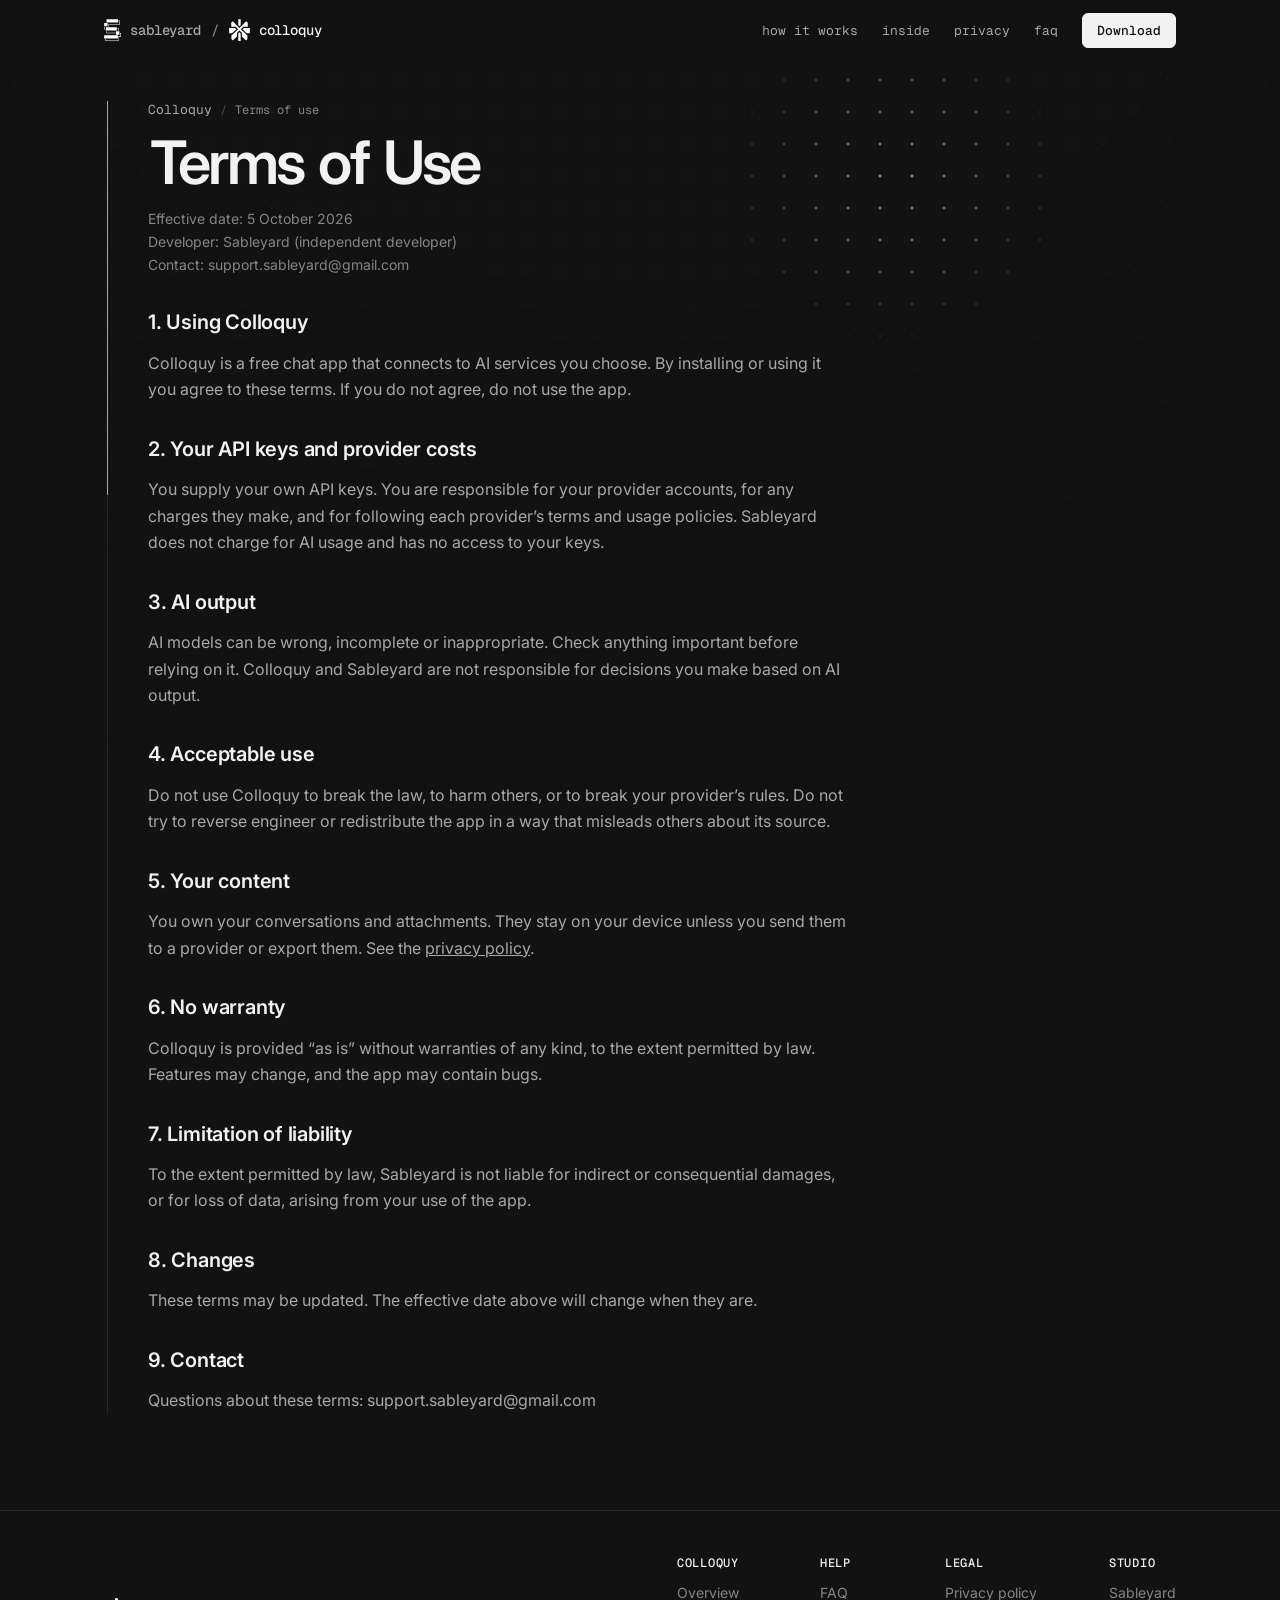
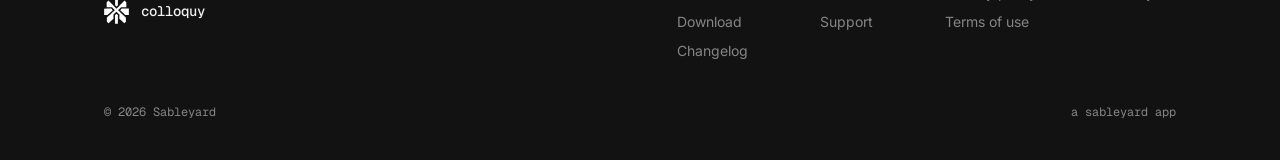
<file: colloquy/terms/index.html>
<!DOCTYPE html>
<html lang="en">
<head>
<meta charset="utf-8"><meta name="viewport" content="width=device-width, initial-scale=1"><meta name="color-scheme" content="dark"><meta name="theme-color" content="#121212"><script>document.documentElement.className="js"</script>
<title>Terms of Use | Colloquy</title>
<meta name="description" content="Terms of use for the Colloquy Android app by Sableyard.">
<link rel="canonical" href="https://sableyard.online/colloquy/terms/">
<meta property="og:type" content="website"><meta property="og:site_name" content="Sableyard"><meta property="og:title" content="Terms of Use | Colloquy"><meta property="og:description" content="Terms of use for the Colloquy Android app by Sableyard."><meta property="og:url" content="https://sableyard.online/colloquy/terms/"><meta property="og:image" content="https://sableyard.online/assets/og-colloquy.png"><meta name="twitter:card" content="summary_large_image">
<link rel="icon" href="../../assets/c-favicon.svg" type="image/svg+xml"><link rel="icon" href="../../assets/c-favicon.ico" sizes="48x48"><link rel="apple-touch-icon" href="../../assets/c-apple-touch-icon.png"><link rel="manifest" href="../../assets/site.webmanifest">
<link rel="preload" href="../../assets/inter.woff2" as="font" type="font/woff2" crossorigin><link rel="preload" href="../../assets/geist-mono-400.woff2" as="font" type="font/woff2" crossorigin>
<link rel="stylesheet" href="../../assets/style.css">

</head>
<body>
<a class="skip" href="#main">Skip to content</a>
<header class="site"><div class="wrap bar"><div class="path"><a href="../../" aria-label="Sableyard"><img src="../../assets/s-mark.svg" alt="" height="22"><span class="dim">sableyard</span></a><span class="sep">/</span><a href="../"><img src="../../assets/c-mark.svg" alt="" height="22"><span>colloquy</span></a></div><div class="end"><nav id="nav"><a href="../#how">how it works</a><a href="../#inside">inside</a><a href="../#privacy">privacy</a><a href="../#faq">faq</a></nav><a class="btn sm" href="../download/">Download</a><button class="menu" type="button" aria-label="Menu" aria-expanded="false" aria-controls="nav"><i></i><i></i></button></div></div></header>
<div class="wrap">
<main id="main" class="rail">
<div class="page"><nav class="crumbs" aria-label="Breadcrumb"><a href="../">Colloquy</a><span>Terms of use</span></nav>

<h1 class="reveal">Terms of Use</h1>
<p class="meta">Effective date: 5 October 2026<br>Developer: Sableyard (independent developer)<br>Contact: support.sableyard@gmail.com</p>
<div class="policy">
<h2>1. Using Colloquy</h2><p>Colloquy is a free chat app that connects to AI services you choose. By installing or using it you agree to these terms. If you do not agree, do not use the app.</p>
<h2>2. Your API keys and provider costs</h2><p>You supply your own API keys. You are responsible for your provider accounts, for any charges they make, and for following each provider&rsquo;s terms and usage policies. Sableyard does not charge for AI usage and has no access to your keys.</p>
<h2>3. AI output</h2><p>AI models can be wrong, incomplete or inappropriate. Check anything important before relying on it. Colloquy and Sableyard are not responsible for decisions you make based on AI output.</p>
<h2>4. Acceptable use</h2><p>Do not use Colloquy to break the law, to harm others, or to break your provider&rsquo;s rules. Do not try to reverse engineer or redistribute the app in a way that misleads others about its source.</p>
<h2>5. Your content</h2><p>You own your conversations and attachments. They stay on your device unless you send them to a provider or export them. See the <a href="../privacy/">privacy policy</a>.</p>
<h2>6. No warranty</h2><p>Colloquy is provided &ldquo;as is&rdquo; without warranties of any kind, to the extent permitted by law. Features may change, and the app may contain bugs.</p>
<h2>7. Limitation of liability</h2><p>To the extent permitted by law, Sableyard is not liable for indirect or consequential damages, or for loss of data, arising from your use of the app.</p>
<h2>8. Changes</h2><p>These terms may be updated. The effective date above will change when they are.</p>
<h2>9. Contact</h2><p>Questions about these terms: support.sableyard@gmail.com</p>
</div>

</div>
</main>
</div>
<footer class="site"><div class="wrap"><div class="cols"><a class="brand" href="../"><img src="../../assets/c-mark.svg" alt="" height="26"><span>colloquy</span></a><div><h4>Colloquy</h4><a href="../">Overview</a><a href="../download/">Download</a><a href="../changelog/">Changelog</a></div><div><h4>Help</h4><a href="../#faq">FAQ</a><a href="../support/">Support</a></div><div><h4>Legal</h4><a href="../privacy/">Privacy policy</a><a href="../terms/">Terms of use</a></div><div><h4>Studio</h4><a href="../../">Sableyard</a></div></div><div class="fine"><span>&copy; 2026 Sableyard</span><span>a sableyard app</span></div></div></footer>
<script src="../../assets/site.js" defer></script>
</body>
</html>
</file>
<file: assets/style.css>
@view-transition{navigation:auto}
@font-face{font-family:Inter;src:url(inter.woff2) format("woff2");font-weight:100 900;font-display:swap}
@font-face{font-family:"Geist Mono";src:url(geist-mono-400.woff2) format("woff2");font-weight:400;font-display:swap}
@font-face{font-family:"Geist Mono";src:url(geist-mono-500.woff2) format("woff2");font-weight:500;font-display:swap}
:root{--bg:#121212;--bg2:#171717;--bg3:#1f1f1f;--line:rgba(255,255,255,.09);--line2:rgba(255,255,255,.2);--fg:#f2f2f2;--fg2:#a8a8a8;--fg3:#858585;--acc:#93a6bd;--text:var(--fg);--text2:var(--fg2);--text3:var(--fg3);--sand:var(--acc);--raised:var(--bg2);--control:var(--bg3);--ease:cubic-bezier(.2,0,0,1);--mono:"Geist Mono",ui-monospace,SFMono-Regular,Menlo,Consolas,monospace;color-scheme:dark}
*{box-sizing:border-box}html{scroll-behavior:smooth;-webkit-text-size-adjust:100%;scroll-padding-top:84px}
body{margin:0;background:var(--bg);color:var(--fg);font:400 16px/1.65 Inter,system-ui,-apple-system,"Segoe UI",Roboto,sans-serif;-webkit-font-smoothing:antialiased;overflow-x:hidden}
a{color:inherit}:focus-visible{outline:2px solid var(--acc);outline-offset:3px}
img,svg{display:block;max-width:100%}
.wrap{max-width:1120px;margin:0 auto;padding:0 24px}
.skip{position:absolute;left:-999px}.skip:focus{left:16px;top:12px;background:var(--fg);color:var(--bg);padding:8px 14px;z-index:30}
/* ambient: dot grid, lit near the pointer */
.amb{position:fixed;inset:0;z-index:-1;pointer-events:none}
.amb i{position:absolute;inset:0;background-image:radial-gradient(circle,rgba(255,255,255,.07) 1px,transparent 1.5px);background-size:32px 32px}
.amb i+i{background-image:radial-gradient(circle,rgba(147,166,189,.85) 1.3px,transparent 1.8px);-webkit-mask:radial-gradient(230px circle at var(--cx,70%) var(--cy,18%),#000,transparent 72%);mask:radial-gradient(230px circle at var(--cx,70%) var(--cy,18%),#000,transparent 72%)}
.amb::after{content:"";position:absolute;inset:0;background:radial-gradient(120% 90% at 50% 0,transparent 35%,var(--bg) 100%)}
/* header */
header.site{position:sticky;top:0;z-index:20;background:rgba(18,18,18,.72);-webkit-backdrop-filter:saturate(1.3) blur(16px);backdrop-filter:saturate(1.3) blur(16px);border-bottom:1px solid transparent;transition:border-color .3s;view-transition-name:hdr}
header.site.scrolled{border-color:var(--line)}
header .bar{display:flex;align-items:center;justify-content:space-between;height:60px}
.path{display:flex;align-items:center;gap:10px;font:500 14px var(--mono);letter-spacing:-.01em}
.path a{display:flex;align-items:center;gap:9px;text-decoration:none}.path img{height:22px;width:auto}.path .sep{color:var(--fg3)}.path .dim{color:var(--fg2)}
.end{display:flex;align-items:center;gap:24px}nav{display:flex;align-items:center;gap:24px}
nav a:not(.btn){color:var(--fg2);text-decoration:none;font:400 13px var(--mono);transition:color .2s}nav a:not(.btn):hover,nav a[aria-current=page]{color:var(--fg)}
.prog{position:absolute;left:0;bottom:-1px;height:1px;width:100%;background:var(--fg);transform-origin:0 50%;transform:scaleX(0);pointer-events:none}
.menu{display:none;width:40px;height:40px;border:1px solid var(--line);background:transparent;position:relative;cursor:pointer;padding:0}
.menu i{position:absolute;left:11px;right:11px;height:1.5px;background:var(--fg);transition:transform .3s var(--ease)}.menu i:nth-child(1){top:15px}.menu i:nth-child(2){top:23px}
.menu[aria-expanded=true] i:nth-child(1){transform:translateY(4px) rotate(45deg)}.menu[aria-expanded=true] i:nth-child(2){transform:translateY(-4px) rotate(-45deg)}
/* buttons */
.btn{display:inline-flex;align-items:center;gap:10px;padding:13px 22px;background:var(--fg);color:var(--bg);text-decoration:none;font:500 14px var(--mono);border:1px solid var(--fg);border-radius:6px;transition:translate .35s var(--ease),transform .25s var(--ease),background .2s,color .2s,border-color .2s;cursor:pointer}
.btn:hover{background:#fff}.btn:active{transform:scale(.97)}.btn.sm{padding:8px 14px;font-size:13px}
.btn.ghost{background:transparent;color:var(--fg);border-color:var(--line2)}.btn.ghost:hover{border-color:var(--fg)}.btn[aria-disabled=true]{opacity:.45;pointer-events:none}
.btn .arw{position:relative;display:inline-block;width:16px;height:1.5px;background:currentColor;font-size:0;transition:translate .3s var(--ease)}.btn .arw::after{content:"";position:absolute;right:0;top:50%;width:7px;height:7px;border-top:1.5px solid currentColor;border-right:1.5px solid currentColor;transform:translateY(-50%) rotate(45deg)}.btn:hover .arw{translate:4px 0}
.glass{position:relative;background:linear-gradient(180deg,rgba(255,255,255,.14),rgba(255,255,255,.05));-webkit-backdrop-filter:blur(20px) saturate(1.2);backdrop-filter:blur(20px) saturate(1.2);box-shadow:0 6px 20px rgba(0,0,0,.35)}
.glass::before{content:"";position:absolute;inset:0;border-radius:inherit;padding:1.2px;background:linear-gradient(135deg,rgba(255,255,255,.7),rgba(255,255,255,.2) 50%,rgba(255,255,255,.08));-webkit-mask:linear-gradient(#000 0 0) content-box,linear-gradient(#000 0 0);-webkit-mask-composite:xor;mask:linear-gradient(#000 0 0) content-box,linear-gradient(#000 0 0);mask-composite:exclude;pointer-events:none}
.float{position:fixed;left:50%;bottom:20px;translate:-50% 140%;z-index:9;padding:12px 22px;border-radius:999px;text-decoration:none;font:500 14px var(--mono);transition:translate .5s var(--ease);white-space:nowrap}.float.show{translate:-50% 0}
/* type */
h1{font-size:clamp(40px,7.4vw,84px);line-height:1.02;letter-spacing:-.045em;font-weight:600;margin:0 0 22px}
h2{font-size:clamp(28px,4.4vw,48px);line-height:1.08;letter-spacing:-.035em;font-weight:600;margin:0 0 16px}
h3{margin:0;font-size:clamp(18px,2.2vw,22px);line-height:1.25;letter-spacing:-.02em;font-weight:600}
.lead{font-size:clamp(17px,2vw,20px);color:var(--fg2);max-width:54ch;margin:0}
.meta{color:var(--fg3);font-size:14px}.m{font-family:var(--mono)}
/* rail: a line that connects every section, echoing the S mark's connectors */
main.rail{position:relative;padding-left:44px}
main.rail::before{content:"";position:absolute;left:3px;top:0;bottom:0;width:1px;background:linear-gradient(var(--fg2),var(--fg2)) 0 0/1px calc(var(--rp,0)*100%) no-repeat,var(--line)}
.mark{position:relative;display:flex;gap:12px;font:400 12px var(--mono);letter-spacing:.06em;text-transform:uppercase;color:var(--fg3);margin:0 0 22px}.mark b{color:var(--acc);font-weight:500}
.mark::before{content:"";position:absolute;left:-44px;top:3px;width:7px;height:7px;background:var(--bg);border:1px solid var(--fg3);transition:background .6s var(--ease),border-color .6s}
.in>.mark::before,.mark.in::before{background:var(--acc);border-color:var(--acc)}
section{padding:88px 0 0}
/* hero */
.hero{padding:76px 0 8px;display:grid;grid-template-columns:1.12fr .88fr;gap:48px;align-items:center}
.hero .row{display:flex;flex-wrap:wrap;gap:12px;margin:34px 0 0}
.tag{display:inline-flex;align-items:center;gap:10px;font:400 12px var(--mono);color:var(--fg2);border:1px solid var(--line);padding:6px 12px;margin:0 0 26px;text-decoration:none}
.tag::before{content:"";width:6px;height:6px;background:var(--acc);animation:pulse 2.4s ease-in-out infinite}@keyframes pulse{50%{opacity:.25}}
.facts{display:flex;flex-wrap:wrap;gap:6px 20px;margin:26px 0 0;font:400 12px var(--mono);color:var(--fg3);padding:0;list-style:none}.facts li::before{content:"\2713";margin-right:7px;color:var(--acc)}
/* the S mark, assembling */
.hero-art{position:relative;display:grid;place-items:center;aspect-ratio:1/1.05;max-width:440px;width:100%;justify-self:end}
.hero-art::before,.hero-art::after{content:"";position:absolute;width:18px;height:18px;border:1px solid var(--line2)}.hero-art::before{left:0;top:0;border-right:0;border-bottom:0}.hero-art::after{right:0;bottom:0;border-left:0;border-top:0}
.smark{width:56%;height:auto;color:var(--fg);overflow:visible}
.smark .b{transform-box:fill-box;transform-origin:0 50%;transform:scaleX(0);transition:transform 1s var(--ease) calc(var(--i)*110ms)}
.smark .q{transform-box:fill-box;transform-origin:50% 50%;transform:scale(0);opacity:0;transition:transform .7s var(--ease) calc(var(--i)*110ms + .25s),opacity .5s calc(var(--i)*110ms + .25s)}
.smark .l{clip-path:inset(0 100% 0 0);transition:clip-path .9s var(--ease) calc(var(--i)*110ms + .5s)}
.in .smark .b{transform:none}.in .smark .q{transform:none;opacity:1}.in .smark .l{clip-path:inset(0)}
.cmark{width:min(150px,32vw);height:auto;color:var(--fg)}
/* terminal-style table (studio) */
.tbl{border-top:1px solid var(--line);font:400 14px var(--mono)}
.tbl>*{display:grid;grid-template-columns:1.2fr 1fr .8fr 1fr 40px;gap:12px;align-items:center;padding:20px 12px;border-bottom:1px solid var(--line);text-decoration:none}
.tbl .h{color:var(--fg3);font-size:12px;letter-spacing:.06em;text-transform:uppercase;padding:12px}
.tbl a{transition:background .3s var(--ease)}.tbl a:hover{background:var(--bg2)}.tbl .nm{font:600 22px Inter,sans-serif;letter-spacing:-.02em;display:flex;align-items:center;gap:12px}.tbl .nm img{height:26px;width:auto}
.tbl .st{color:var(--acc)}.tbl .ar{font-family:Inter,sans-serif;text-align:right;transition:translate .3s var(--ease)}.tbl a:hover .ar{translate:5px 0}.tbl .fut{color:var(--fg3)}
.cm{margin-top:22px;font:400 13px var(--mono);color:var(--fg3)}
.caret{display:inline-block;width:.55ch;height:1em;background:var(--acc);margin-left:3px;vertical-align:-.15em;animation:blink 1.1s steps(1) infinite}@keyframes blink{50%{opacity:0}}
/* rules + contact */
.rules{display:grid;grid-template-columns:repeat(3,1fr);border-top:1px solid var(--line);border-left:1px solid var(--line);margin-top:8px}
.rules>div,.sheet>div{padding:28px;border-right:1px solid var(--line);border-bottom:1px solid var(--line);transition:background .35s var(--ease);position:relative}
.rules>div:hover,.sheet>div:hover{background:var(--bg2)}.rules .n,.sheet .n{font:400 12px var(--mono);color:var(--acc);margin-bottom:34px;display:block}.rules p,.sheet p{margin:8px 0 0;color:var(--fg2);font-size:15px}
.mail{display:flex;flex-wrap:wrap;align-items:center;gap:16px;font:500 clamp(18px,3.2vw,30px) var(--mono);letter-spacing:-.03em}.mail a{text-decoration:none;border-bottom:1px solid var(--line2);transition:border-color .3s}.mail a:hover{border-color:var(--fg)}
.copy{font:400 12px var(--mono);color:var(--fg2);background:transparent;border:1px solid var(--line);padding:5px 12px;cursor:pointer;transition:all .25s}.copy:hover{border-color:var(--fg);color:var(--fg)}
/* phone (hero of Colloquy) */
.phone{width:min(280px,72vw);aspect-ratio:9/19;border-radius:44px;border:1px solid var(--line2);background:#0a0a0a;padding:9px;box-shadow:0 60px 120px -60px #000;justify-self:center;transition:transform .25s var(--ease);will-change:transform;position:relative}
.screen{position:relative;height:100%;border-radius:36px;background:#111;color:#f2f2f2;padding:16px 14px;display:flex;flex-direction:column;gap:14px;overflow:hidden;font-size:12.5px;line-height:1.5}
.top{display:flex;align-items:center;justify-content:space-between;padding-top:14px}.circ{width:30px;height:30px;border-radius:50%;background:#292929;border:1px solid rgba(255,255,255,.08);flex:none}
.pill{display:inline-flex;align-items:center;gap:6px;background:#292929;border:1px solid rgba(255,255,255,.08);border-radius:999px;padding:6px 14px;font-weight:600;font-size:12px;transition:box-shadow .3s}.pill.hl{box-shadow:0 0 0 2px var(--acc)}.pill::after{content:"";width:6px;height:6px;border-right:1.5px solid #aaa;border-bottom:1.5px solid #aaa;rotate:45deg;margin:-3px 0 0 2px}
.msgs{flex:1;display:flex;flex-direction:column;gap:14px;padding-top:18px}.msgs p{margin:0}.msgs p.in{animation:pop .45s var(--ease)}@keyframes pop{from{opacity:0;transform:translateY(8px)}}
.u{align-self:flex-end;background:#1f1f1f;border-radius:16px;padding:8px 12px;max-width:82%}.a{color:#e6e6e6;min-height:3.2em}.a small{display:block;color:#8a8a8a;font-size:11px;margin-bottom:4px}
.comp{display:flex;align-items:center;gap:10px;background:#292929;border:1px solid rgba(255,255,255,.08);border-radius:26px;padding:8px;color:#8a8a8a}.comp>span:not(.circ){flex:1;padding-left:4px}.comp .circ{background:#333}.comp .send{background:#f2f2f2;border:0}
.sheet-m{position:absolute;left:8px;right:8px;bottom:8px;background:#1f1f1f;border:1px solid rgba(255,255,255,.1);border-radius:22px;padding:12px 10px;transform:translateY(112%);transition:transform .5s var(--ease);z-index:3}.sheet-m.show{transform:none}
.sheet-m b{display:block;text-align:center;font-size:12px;margin-bottom:6px}.sheet-m div{display:flex;justify-content:space-between;padding:9px 8px;border-radius:12px;color:#d6d6d6;font-size:12px}.sheet-m .sel{background:#2c2c2c;color:#fff}.sheet-m .sel::after{content:"\2713"}
.toks{display:flex;flex-wrap:wrap;gap:2px 16px;margin:26px 0 0;max-width:520px}
.tok{background:none;border:0;color:var(--fg3);font:400 12px var(--mono);padding:3px 0;cursor:pointer;transition:color .25s}.tok:hover{color:var(--fg)}.tok[aria-pressed=true]{color:var(--acc)}.tok[aria-pressed=true]::before{content:"> "}
/* pipeline */
.pipe{display:grid;grid-template-columns:repeat(3,1fr);gap:64px;position:relative;margin-top:8px}
.pn{position:relative;border:1px solid var(--line);background:var(--bg2);padding:26px 24px 28px;animation:lit 9s infinite;animation-delay:calc(var(--k)*3s)}
.pn .n{font:400 12px var(--mono);color:var(--acc);display:block;margin-bottom:38px}.pn p{margin:8px 0 0;color:var(--fg2);font-size:15px}
.pn:not(:last-child)::after{content:"";position:absolute;left:100%;top:50%;width:64px;height:1px;background:var(--line2)}
.pn:not(:last-child)::before{content:"";position:absolute;left:calc(100% + 60px);top:calc(50% - 3px);width:7px;height:7px;background:var(--bg);border:1px solid var(--line2);z-index:1}
@keyframes lit{0%,28%{border-color:var(--acc);background:var(--bg3)}34%,100%{border-color:var(--line);background:var(--bg2)}}
.flow{position:absolute;left:0;top:calc(50% - 3px);width:7px;height:7px;background:var(--acc);animation:flowx 9s linear infinite;pointer-events:none;z-index:2}
@keyframes flowx{0%{left:0;opacity:0}4%{opacity:1}94%{opacity:1}100%{left:calc(100% - 7px);opacity:0}}
.route{display:flex;align-items:center;gap:14px;margin:36px 0 0;font:400 13px var(--mono);color:var(--fg2)}.route i{flex:0 1 160px;height:1px;background:var(--line2);position:relative}.route i::after{content:"";position:absolute;right:-1px;top:-3px;border:4px solid transparent;border-left:7px solid var(--line2)}.route em{font-style:normal;color:var(--fg3)}
/* datasheet */
.sheet{display:grid;grid-template-columns:repeat(3,1fr);border-top:1px solid var(--line);border-left:1px solid var(--line)}
.sheet>div::after{content:"";position:absolute;right:14px;top:14px;width:6px;height:6px;border:1px solid var(--line2);transition:all .35s var(--ease)}.sheet>div:hover::after{background:var(--acc);border-color:var(--acc)}
/* privacy */
.two{display:grid;grid-template-columns:.9fr 1.1fr;gap:56px;align-items:start}
.code{background:var(--bg2);border:1px solid var(--line);font:400 13px/2.1 var(--mono);counter-reset:l;margin:0;overflow:hidden}
.code .ct{display:flex;gap:7px;padding:10px 16px;border-bottom:1px solid var(--line);color:var(--fg3);font-size:12px;line-height:1.6}
.code .ln{counter-increment:l;display:flex;gap:18px;padding:0 20px;white-space:nowrap}.code .ln::before{content:counter(l);color:var(--fg3);width:1.4ch;text-align:right;opacity:.6}.code .ln:last-child{padding-bottom:12px}.code .ln:nth-child(2){padding-top:12px}
.code .k{color:var(--fg3);min-width:11ch}.code .v{color:var(--fg)}.code .v.z{color:var(--acc)}
.note{color:var(--fg3);font-size:14px;max-width:62ch;margin-top:22px}.note a{color:var(--fg2)}
/* faq */
details{border-top:1px solid var(--line)}details:last-of-type{border-bottom:1px solid var(--line)}
summary{list-style:none;cursor:pointer;display:flex;justify-content:space-between;gap:16px;padding:22px 0;font-size:18px;font-weight:500;letter-spacing:-.01em}summary::-webkit-details-marker{display:none}
summary::after{content:"+";color:var(--acc);font:400 22px var(--mono);line-height:1;transition:transform .3s var(--ease)}details[open] summary::after{transform:rotate(45deg)}details p{margin:0 0 22px;color:var(--fg2);max-width:62ch}
/* cta band */
.band{border:1px solid var(--line);background:var(--bg2);padding:56px;display:grid;grid-template-columns:1fr auto;align-items:center;gap:32px;position:relative}
.band::before,.band::after{content:"";position:absolute;width:12px;height:12px;border:1px solid var(--fg2)}.band::before{left:-1px;top:-1px;border-right:0;border-bottom:0}.band::after{right:-1px;bottom:-1px;border-left:0;border-top:0}
.band h2{margin:0 0 10px;max-width:16ch}.band .row{display:flex;flex-wrap:wrap;gap:12px;margin-top:26px}
/* footer */
footer.site{margin-top:96px;border-top:1px solid var(--line);padding:44px 0 40px;color:var(--fg3);font-size:14px}
footer .cols{display:flex;flex-wrap:wrap;gap:36px 72px;margin-bottom:36px}footer .cols a.brand{display:flex;margin:0 auto 0 0;align-items:center;gap:12px;font:500 14px var(--mono);color:var(--fg);margin-right:auto;text-decoration:none}footer .brand img{height:26px;width:auto}
footer h4{margin:0 0 10px;color:var(--fg);font:500 12px var(--mono);letter-spacing:.06em;text-transform:uppercase}footer .cols a:not(.brand){display:block;color:var(--fg3);text-decoration:none;margin:6px 0}footer .cols a:hover{color:var(--fg)}footer .fine{font:400 12px var(--mono);display:flex;justify-content:space-between;flex-wrap:wrap;gap:8px}
/* inner pages */
.page{padding-bottom:0}.page h1{font-size:clamp(34px,6vw,60px);margin:14px 0 14px}.page .lead{max-width:60ch}.page .eyebrow{font:400 12px var(--mono);letter-spacing:.06em;text-transform:uppercase;color:var(--acc);margin:14px 0 0}
.crumbs{display:flex;flex-wrap:wrap;gap:8px;color:var(--fg3);font:400 12px var(--mono);margin-top:40px}.crumbs a{color:var(--fg3);text-decoration:none}.crumbs a:hover{color:var(--fg)}.crumbs span::before{content:"/";margin-right:8px;opacity:.5}
.card{position:relative;background:var(--bg2);border:1px solid var(--line);padding:22px 24px;display:block;text-decoration:none;transition:border-color .3s}a.card:hover{border-color:var(--fg2)}.card p{color:var(--fg2);margin:6px 0 0;font-size:15px}
.apps{display:grid;gap:14px;grid-template-columns:repeat(auto-fit,minmax(260px,1fr));margin-top:20px}
.dl{display:grid;grid-template-columns:1.6fr 1fr;gap:16px;margin-top:40px}.panel{padding:28px}
.kv{margin:0 0 24px}.kv div{display:flex;justify-content:space-between;gap:16px;padding:12px 0;border-bottom:1px solid var(--line)}.kv dt{color:var(--fg3);font:400 13px var(--mono)}.kv dd{margin:0;text-align:right}.mono{font:400 12px var(--mono);word-break:break-all}
.qr{display:flex;flex-direction:column;align-items:center;justify-content:center;text-align:center;gap:14px;padding:28px}.qr img{width:168px;height:168px}.qr p{margin:0;font-size:14px;max-width:22ch}
.steps{list-style:none;margin:24px 0 0;padding:0;counter-reset:s;display:grid;gap:12px}.steps li{counter-increment:s;background:var(--bg2);border:1px solid var(--line);padding:18px 22px 18px 64px;position:relative;color:var(--fg2)}
.steps li::before{content:counter(s);position:absolute;left:20px;top:16px;width:28px;height:28px;border:1px solid var(--acc);color:var(--acc);display:grid;place-items:center;font:500 13px var(--mono)}.steps b{color:var(--fg);font-weight:600}
pre{background:var(--bg2);border:1px solid var(--line);padding:16px 18px;overflow:auto;font:13px/1.7 var(--mono);color:var(--fg2)}.plain li{margin:8px 0;color:var(--fg2)}
.tl{border-left:1px solid var(--line);margin:32px 0 0 6px;padding-left:28px}.tl article{position:relative;padding-bottom:36px}.tl article::before{content:"";position:absolute;left:-33px;top:9px;width:9px;height:9px;background:var(--acc)}
.tl h3{font-size:22px}.tl ul{margin:12px 0 0;padding-left:20px;color:var(--fg2)}.tl li{margin:6px 0}.tl time{color:var(--fg3);font:13px var(--mono)}
.policy h1{font-size:clamp(30px,5vw,48px);margin:14px 0 12px}.policy h2{font-size:20px;margin:36px 0 8px;letter-spacing:-.01em}.policy p,.policy li{color:var(--fg2);max-width:70ch}
.summary{background:var(--bg2);border:1px solid var(--line);padding:16px 20px;margin:24px 0}
/* motion */
.w{display:inline-block;overflow:hidden;vertical-align:top;padding:0 .03em .14em;margin-bottom:-.14em}.w>span{display:inline-block;transform:translateY(112%);transition:transform 1s var(--ease) calc(var(--i,0)*50ms)}.split.in .w>span{transform:none}
.js .reveal{opacity:0;transform:translateY(14px);transition:opacity .9s var(--ease),transform .9s var(--ease);transition-delay:var(--d,0s)}.js .reveal.in{opacity:1;transform:none}.js .split.reveal{opacity:1;transform:none;transition:none}
/* responsive */
@media (max-width:900px){.hero{grid-template-columns:1fr;gap:40px;padding-top:48px}.hero-art{justify-self:start;max-width:320px}.two,.dl{grid-template-columns:1fr}.sheet,.rules{grid-template-columns:1fr 1fr}.pipe{grid-template-columns:1fr;gap:56px}.pn:not(:last-child)::after{left:50%;top:100%;width:1px;height:56px}.pn:not(:last-child)::before{left:calc(50% - 3px);top:calc(100% + 52px)}.flow{display:none}.band{grid-template-columns:1fr;padding:36px 28px}.band .cmark{display:none}.tbl>*{grid-template-columns:1.4fr 1fr 1fr 24px}.tbl .pf{display:none}}
@media (max-width:720px){main.rail{padding-left:30px}.mark::before{left:-30px}.menu{display:block}nav#nav{display:none;position:absolute;top:100%;left:0;right:0;flex-direction:column;align-items:stretch;gap:0;background:var(--bg);border-bottom:1px solid var(--line);padding:6px 24px 18px}nav#nav.open{display:flex}nav#nav a{padding:14px 0;font-size:14px;border-bottom:1px solid var(--line)}.sheet,.rules{grid-template-columns:1fr}.path .dim{display:none}section{padding-top:72px}}
@media (prefers-reduced-motion:reduce){*{transition:none!important;animation:none!important;scroll-behavior:auto!important}.js .reveal{opacity:1;transform:none}.w>span{transform:none}.smark .b,.smark .q{transform:none;opacity:1}.smark .l{clip-path:none}.flow{display:none}@view-transition{navigation:none}}
</file>
